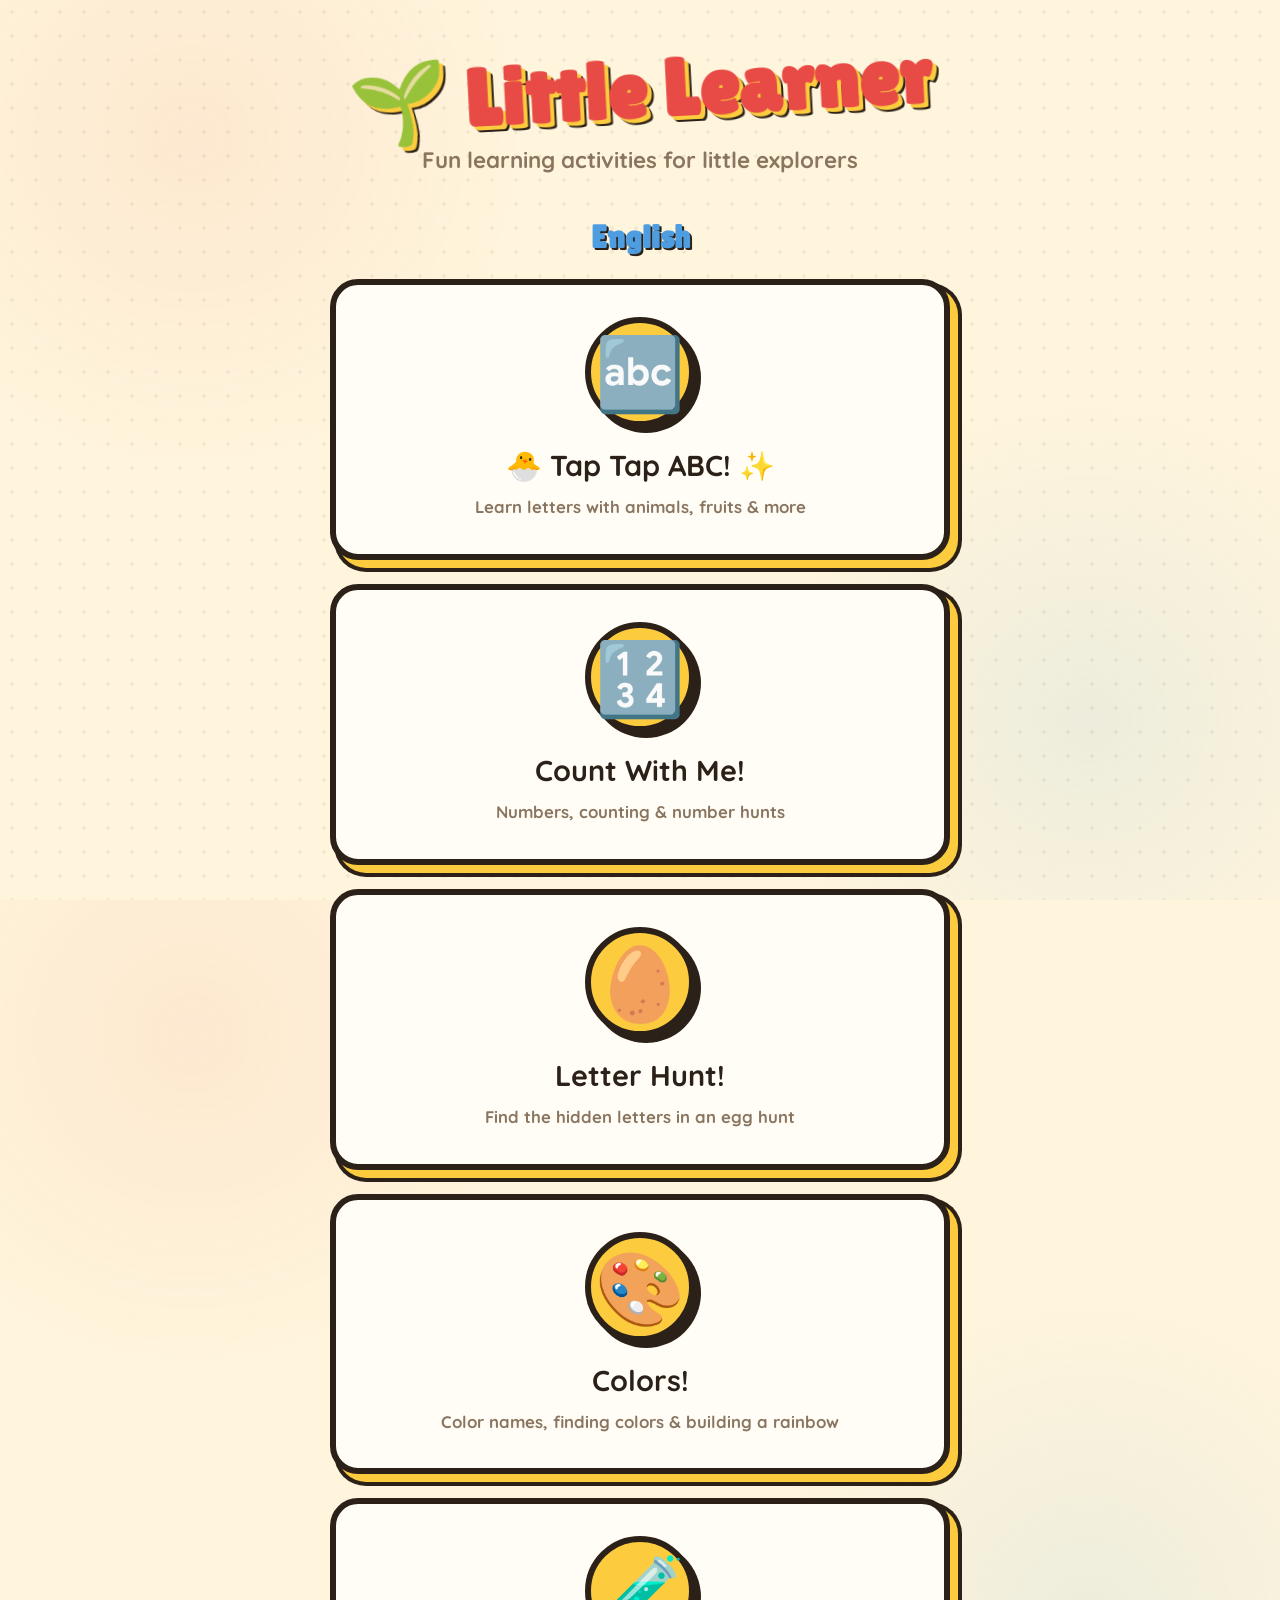
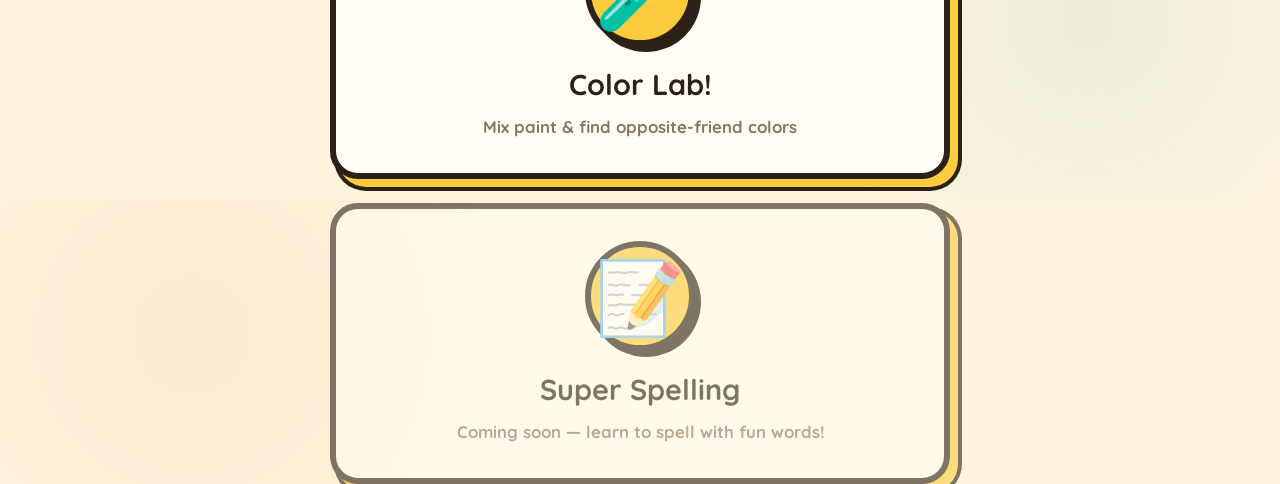
<file: index.html>
<!DOCTYPE html>
<html lang="en">
<head>
<meta charset="UTF-8">
<meta name="viewport" content="width=device-width, initial-scale=1.0">
<title>🌱 Little Learner</title>

<!-- Preload fonts used by common_ui.css -->
<link rel="preconnect" href="https://fonts.googleapis.com">
<link rel="preconnect" href="https://fonts.gstatic.com" crossorigin>
<link href="https://fonts.googleapis.com/css2?family=Lilita+One&family=Quicksand:wght@500;700&display=swap" rel="stylesheet">

<!-- Shared UI kit (reset, colors, cards, buttons, animations, etc.) -->
<link rel="stylesheet" href="css/common_ui.css">

<style>
  /* Home page specific styles */
  .hero {
    text-align: center;
    margin: 20px 0 40px;
  }
  .hero h1 {
    font-size: clamp(2.8rem, 8vw, 5rem);
    color: var(--red);
    text-shadow: 4px 4px 0 var(--yellow), 6px 6px 0 var(--ink);
    transform: rotate(-3deg);
    margin-bottom: 8px;
  }
  .hero .tagline {
    font-size: 1.4rem;
    color: #8a7560;
    font-weight: 700;
  }

    .activities-menu {
    width: 100%;
    max-width: 620px;
    display: flex;
    flex-direction: column;
    gap: 24px;
    margin: 0 auto;
  }

    .menu-card {
    display: flex;
    flex-direction: column;
    align-items: center;
    justify-content: center;
    gap: 20px;
    padding: 32px 24px;
    font-size: 1.8rem;
    text-align: center;
    cursor: pointer;
    min-height: 180px;
  }

  .menu-card > div {
    text-align: center;
    line-height: 1.3;
  }

  .menu-card .emoji {
    font-size: 4.5rem;
    width: 110px;
    height: 110px;
    /* Flex centering (same pattern as fixed .alpha-btn) is more reliable for large emoji + custom fonts than grid/place-items */
    display: flex;
    align-items: center;
    justify-content: center;
    line-height: 1;
    background: var(--yellow);
    border-radius: 50%;
    flex-shrink: 0;
    border: 6px solid var(--ink);
    box-shadow: 6px 6px 0 var(--ink);
  }

  .lang-heading {
    font-family: 'Lilita One', cursive;
    font-size: 2rem;
    color: var(--blue);
    text-shadow: 2px 2px 0 var(--ink);
    text-align: center;
    margin-top: 4px;
  }

  .coming-soon {
    opacity: 0.6;
    pointer-events: none;
  }


</style>
</head>
<body>

<div class="hero">
  <h1>🌱 Little Learner</h1>
  <p class="tagline">Fun learning activities for little explorers</p>
</div>

<div class="activities-menu">
  <h2 class="lang-heading">English</h2>

  <!-- Letters -->
  <a href="activities/letters/en.html" class="menu-card ink-border press-transition">
    <div class="emoji">🔤</div>
    <div>
      <strong>🐣 Tap Tap ABC! ✨</strong><br>
      <span class="subtitle">Learn letters with animals, fruits &amp; more</span>
    </div>
  </a>

  <!-- Numbers -->
  <a href="activities/numbers/en.html" class="menu-card ink-border press-transition">
    <div class="emoji">🔢</div>
    <div>
      <strong>Count With Me!</strong><br>
      <span class="subtitle">Numbers, counting &amp; number hunts</span>
    </div>
  </a>

  <!-- Letter Hunt -->
  <a href="activities/letterhunt/en.html" class="menu-card ink-border press-transition">
    <div class="emoji">🥚</div>
    <div>
      <strong>Letter Hunt!</strong><br>
      <span class="subtitle">Find the hidden letters in an egg hunt</span>
    </div>
  </a>

  <!-- Colors -->
  <a href="activities/colors/en.html" class="menu-card ink-border press-transition">
    <div class="emoji">🎨</div>
    <div>
      <strong>Colors!</strong><br>
      <span class="subtitle">Color names, finding colors &amp; building a rainbow</span>
    </div>
  </a>

  <!-- Color Lab -->
  <a href="activities/colorlab/en.html" class="menu-card ink-border press-transition">
    <div class="emoji">🧪</div>
    <div>
      <strong>Color Lab!</strong><br>
      <span class="subtitle">Mix paint &amp; find opposite-friend colors</span>
    </div>
  </a>

  <!-- Spelling (placeholder - directory exists but not yet built) -->
  <a href="activities/spelling/" class="menu-card ink-border press-transition coming-soon">
    <div class="emoji">📝</div>
    <div>
      <strong>Super Spelling</strong><br>
      <span class="subtitle">Coming soon — learn to spell with fun words!</span>
    </div>
  </a>
</div>

<script>
// Simple press feedback using shared classes
document.querySelectorAll('.menu-card').forEach(card => {
  card.addEventListener('mousedown', () => card.classList.add('press-down'));
  card.addEventListener('mouseup', () => card.classList.remove('press-down'));
  card.addEventListener('mouseleave', () => card.classList.remove('press-down'));
});
</script>

</body>
</html>
</file>
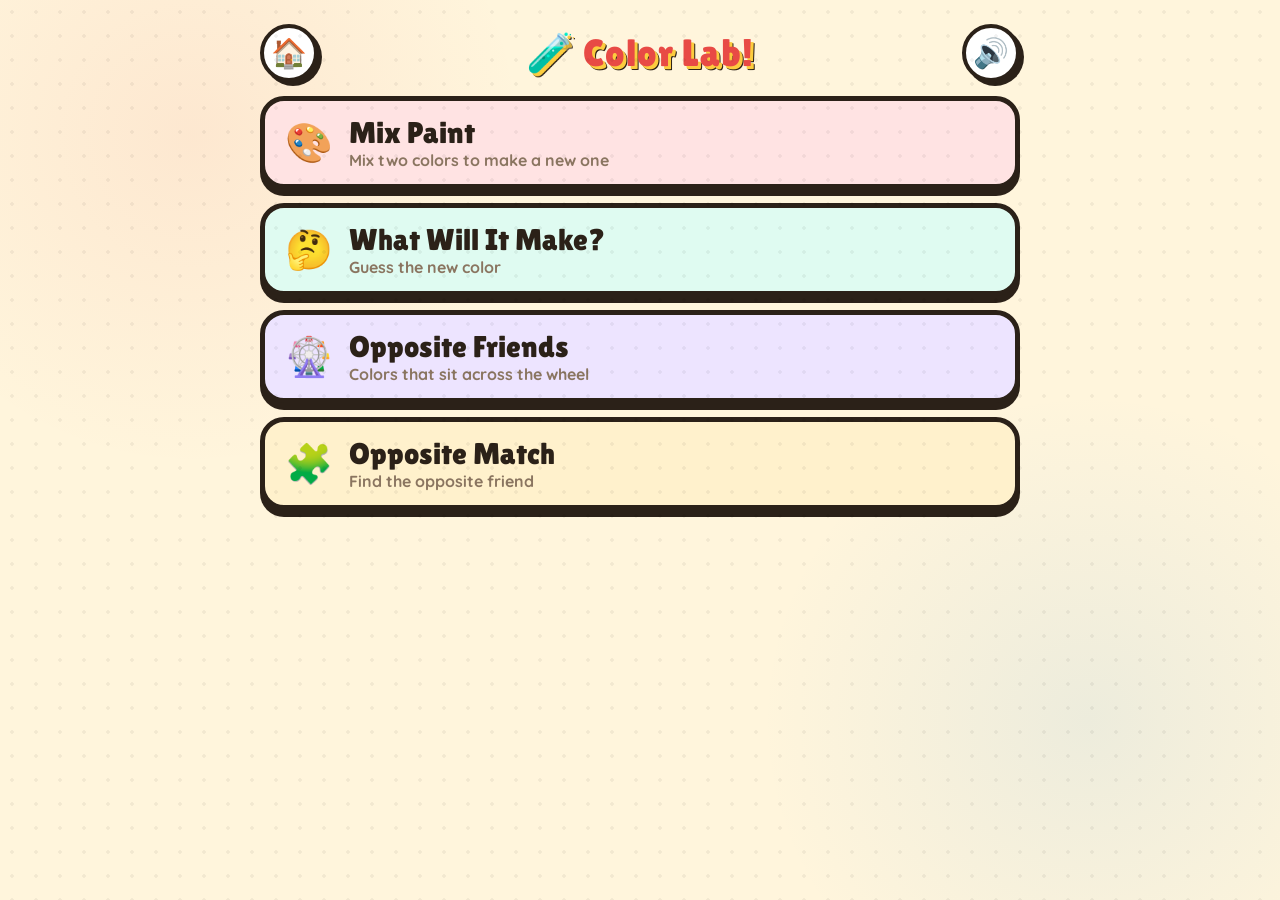
<file: activities/colorlab/en.html>
<!DOCTYPE html>
<html lang="en">
<head>
<meta charset="UTF-8">
<meta name="viewport" content="width=device-width, initial-scale=1.0, maximum-scale=1.0, user-scalable=no">
<title>🧪 Color Lab!</title>

<!--
  PURPOSE OF THIS FILE:
  Self-contained "Color Lab" activity (English) for preschoolers. Four modes from a small menu:
  - Mix Paint: tap two paint pots (red, yellow, blue) and watch them mix in the bowl ("Red and yellow make orange!").
  - What Will It Make?: a mixing question with three answers to choose from.
  - Opposite Friends: a color wheel; tap a color and its complementary "opposite friend" lights up.
  - Opposite Match: "Which color is the opposite friend of orange?" with three answers.
  Mix results and opposite pairs are defined explicitly (paint-style mixing, red/yellow/blue wheel), not computed.
  Uses ../../css/common_ui.css for shared styling and the Web Speech API for voice.
-->

<link rel="preconnect" href="https://fonts.googleapis.com">
<link rel="preconnect" href="https://fonts.gstatic.com" crossorigin>
<link href="https://fonts.googleapis.com/css2?family=Lilita+One&family=Quicksand:wght@500;700&display=swap" rel="stylesheet">
<link rel="stylesheet" href="../../css/common_ui.css">

<style>
  .page { width: 100%; max-width: 760px; flex: 1; display: flex; flex-direction: column; gap: 14px; }

  .top-bar { display: flex; align-items: center; justify-content: space-between; gap: 12px; }
  .screen-title {
    font-family: 'Lilita One', cursive;
    font-size: clamp(1.6rem, 6vw, 2.4rem);
    color: var(--red);
    text-shadow: 3px 3px 0 var(--yellow), 4px 4px 0 var(--ink);
    text-align: center;
  }

  .view { display: none; flex-direction: column; align-items: center; gap: 14px; width: 100%; }
  .view.active { display: flex; }

  /* menu */
  .mode-card {
    width: 100%;
    display: flex; align-items: center; gap: 16px;
    background: var(--paper);
    border: 5px solid var(--ink);
    border-radius: 24px;
    box-shadow: 0 7px 0 var(--ink);
    padding: 14px 20px;
    font-family: 'Lilita One', cursive;
    font-size: clamp(1.3rem, 5vw, 1.9rem);
    color: var(--ink);
    cursor: pointer;
    text-align: left;
  }
  .mode-card .emoji { font-size: 2.4rem; }
  .mode-card small { display: block; font-family: var(--font-body); font-weight: 700; font-size: 1rem; color: #8a7560; }
  .mode-card:active { transform: translateY(4px); box-shadow: 0 3px 0 var(--ink); }
  .mode-card.m1 { background: var(--tile1); }
  .mode-card.m2 { background: var(--tile2); }
  .mode-card.m3 { background: var(--tile3); }
  .mode-card.m4 { background: #FFF1CC; }

  .prompt {
    width: 100%;
    text-align: center;
    background: var(--paper);
    border: 4px solid var(--ink);
    border-radius: 20px;
    box-shadow: 0 5px 0 var(--ink);
    padding: 10px 16px;
    font-family: 'Lilita One', cursive;
    font-size: clamp(1.3rem, 5.5vw, 2rem);
  }
  .prompt b { padding: 0 10px; border-radius: 12px; border: 3px solid var(--ink); background: #fff; }

  .progress { display: flex; gap: 8px; justify-content: center; }
  .pip { width: 20px; height: 20px; border-radius: 50%; border: 3px solid var(--ink); background: #fff; transition: background 0.2s; }
  .pip.on { background: var(--green); }

  /* paint pots */
  .pots { display: flex; gap: 14px; justify-content: center; width: 100%; }
  .pot {
    flex: 1; max-width: 200px;
    border: 5px solid var(--ink);
    border-radius: 24px 24px 36px 36px;
    box-shadow: 0 6px 0 var(--ink);
    background: var(--sw);
    color: var(--fg);
    display: flex; flex-direction: column; align-items: center; justify-content: center;
    gap: 2px;
    min-height: 110px;
    font-family: 'Lilita One', cursive;
    cursor: pointer;
    transition: transform 0.12s, box-shadow 0.12s;
  }
  .pot .e { font-size: 2.4rem; line-height: 1; }
  .pot .n { font-size: 1.3rem; letter-spacing: 1px; }
  .pot:active { transform: translateY(4px); box-shadow: 0 2px 0 var(--ink); }
  .pot.picked { outline: 6px solid var(--yellow); outline-offset: 2px; }

  /* mixing equation */
  .equation {
    display: flex; align-items: center; justify-content: center; gap: 10px;
    width: 100%;
    font-family: 'Lilita One', cursive;
    font-size: clamp(1.8rem, 8vw, 3rem);
  }
  .blob {
    width: clamp(70px, 22vw, 110px); aspect-ratio: 1;
    border: 5px solid var(--ink);
    border-radius: 50% 50% 46% 54% / 54% 46% 54% 46%;
    background: var(--sw, #fff);
    color: var(--fg, var(--ink));
    display: flex; align-items: center; justify-content: center;
    font-size: clamp(1.8rem, 8vw, 3rem);
    box-shadow: 0 5px 0 var(--ink);
  }
  .blob.empty { background: repeating-linear-gradient(45deg, #fff, #fff 8px, #f1ead6 8px, #f1ead6 16px); border-style: dashed; box-shadow: none; }
  .blob.result { width: clamp(90px, 28vw, 140px); }
  .blob.mixing { animation: swirl 0.9s ease-in-out; }
  @keyframes swirl {
    0%   { transform: scale(0.4) rotate(0); }
    60%  { transform: scale(1.2) rotate(240deg); }
    100% { transform: scale(1) rotate(360deg); }
  }
  .result-name {
    min-height: 2.4rem; text-align: center;
    font-family: 'Lilita One', cursive; font-size: clamp(1.4rem, 6vw, 2.2rem);
  }
  .small-btn {
    font-family: 'Lilita One', cursive; font-size: 1.2rem;
    padding: 8px 22px; border: 4px solid var(--ink); border-radius: 16px;
    background: #fff; color: var(--ink); cursor: pointer; box-shadow: 0 4px 0 var(--ink);
  }
  .small-btn:active { transform: translateY(3px); box-shadow: 0 1px 0 var(--ink); }

  /* answer choices */
  .choices { display: flex; gap: 12px; justify-content: center; flex-wrap: wrap; width: 100%; }
  .choice {
    flex: 1; min-width: 100px; max-width: 200px; min-height: 100px;
    border: 5px solid var(--ink); border-radius: 22px; box-shadow: 0 6px 0 var(--ink);
    background: var(--sw); color: var(--fg);
    font-family: 'Lilita One', cursive; font-size: 1.4rem; letter-spacing: 1px;
    cursor: pointer; transition: transform 0.12s, box-shadow 0.12s;
  }
  .choice:active { transform: translateY(4px); box-shadow: 0 2px 0 var(--ink); }

  /* wheel */
  .wheel-wrap {
    width: 100%; max-width: 420px;
    background: var(--paper);
    border: 5px solid var(--ink); border-radius: 24px; box-shadow: 6px 6px 0 var(--ink);
    padding: 8px;
  }
  .wheel-wrap svg { width: 100%; height: auto; display: block; }
  .seg { stroke: var(--ink); stroke-width: 4; cursor: pointer; transition: transform 0.2s; transform-origin: 200px 200px; }
  .seg.lit { transform: scale(1.1); stroke-width: 6; }
  .seg.dim { opacity: 0.35; }
  .seg-label { font-family: 'Lilita One', cursive; font-size: 17px; text-anchor: middle; dominant-baseline: middle; pointer-events: none; }
  .wheel-note { text-align: center; font-weight: 700; color: #8a7560; min-height: 1.6rem; }
</style>
</head>
<body>

<div class="page">
  <div class="top-bar">
    <button class="icon-btn" id="backBtn" aria-label="Back">🏠</button>
    <div class="screen-title" id="title">🧪 Color Lab!</div>
    <button class="icon-btn" id="listenBtn" aria-label="Listen again" title="Listen">🔊</button>
  </div>

  <!-- MENU -->
  <section class="view active" id="v-menu">
    <button class="mode-card m1" data-goto="mix"><span class="emoji">🎨</span><span>Mix Paint<small>Mix two colors to make a new one</small></span></button>
    <button class="mode-card m2" data-goto="guess"><span class="emoji">🤔</span><span>What Will It Make?<small>Guess the new color</small></span></button>
    <button class="mode-card m3" data-goto="wheel"><span class="emoji">🎡</span><span>Opposite Friends<small>Colors that sit across the wheel</small></span></button>
    <button class="mode-card m4" data-goto="match"><span class="emoji">🧩</span><span>Opposite Match<small>Find the opposite friend</small></span></button>
  </section>

  <!-- MIX -->
  <section class="view" id="v-mix">
    <div class="prompt" id="mixPrompt">Pick <b>two</b> paints!</div>
    <div class="pots" id="mixPots"></div>
    <div class="equation">
      <div class="blob empty" id="slotA"></div><span>+</span>
      <div class="blob empty" id="slotB"></div><span>=</span>
      <div class="blob empty result" id="slotR"></div>
    </div>
    <div class="result-name" id="mixName"></div>
    <button class="small-btn" id="mixReset">Mix again</button>
  </section>

  <!-- GUESS -->
  <section class="view" id="v-guess">
    <div class="prompt" id="guessPrompt">?</div>
    <div class="progress" id="guessPips"></div>
    <div class="equation">
      <div class="blob" id="gA"></div><span>+</span>
      <div class="blob" id="gB"></div><span>=</span>
      <div class="blob empty result" id="gR">?</div>
    </div>
    <div class="choices" id="guessChoices"></div>
  </section>

  <!-- WHEEL -->
  <section class="view" id="v-wheel">
    <div class="prompt" id="wheelPrompt">Tap a color!</div>
    <div class="wheel-wrap"><svg viewBox="0 0 400 400" id="wheelSvg" role="img" aria-label="Color wheel"></svg></div>
    <div class="wheel-note" id="wheelNote">Opposites sit across from each other.</div>
  </section>

  <!-- MATCH -->
  <section class="view" id="v-match">
    <div class="prompt" id="matchPrompt">?</div>
    <div class="progress" id="matchPips"></div>
    <div class="equation">
      <div class="blob" id="mA"></div><span>↔</span>
      <div class="blob empty" id="mB">?</div>
    </div>
    <div class="choices" id="matchChoices"></div>
  </section>
</div>

<div class="confetti-layer" id="confettiLayer"></div>
<div class="cheer" id="cheer">Yay!</div>

<script>
/* ===== SPEECH (Web Speech API, queued) ===== */
const synth = window.speechSynthesis;
let voice = null;
const speechQueue = [];
let speechBusy = false;

function pickVoice() {
  if (!synth) return;
  const voices = synth.getVoices();
  voice = voices.find(v => /en-/i.test(v.lang) && /female|google|samantha|karen|zira/i.test(v.name))
       || voices.find(v => /en-/i.test(v.lang))
       || voices[0];
}
if (synth) {
  pickVoice();
  synth.onvoiceschanged = () => { pickVoice(); speakNext(); };
}
function speakNext() {
  if (speechBusy || speechQueue.length === 0) return;
  speechBusy = true;
  const u = speechQueue.shift();
  synth.cancel();
  synth.speak(u);
}
function resetSpeech() {
  if (!synth) return;
  synth.cancel();
  speechQueue.length = 0;
  speechBusy = false;
}
function say(text, pitch = 1.3, rate = 0.9, onend = null) {
  if (!synth) { if (onend) setTimeout(onend, 600); return; }
  if (!voice && synth.getVoices().length > 0) pickVoice();
  const u = new SpeechSynthesisUtterance(String(text));
  if (voice) u.voice = voice;
  u.pitch = pitch; u.rate = rate; u.volume = 1;
  const done = () => { speechBusy = false; if (onend) onend(); speakNext(); };
  u.onend = done; u.onerror = done;
  speechQueue.push(u);
  speakNext();
}
/* iOS/Safari needs a user gesture before speech works */
let unlocked = false;
function unlockAudio() {
  if (unlocked || !synth) return;
  unlocked = true;
  const u = new SpeechSynthesisUtterance(' ');
  u.volume = 0;
  synth.speak(u);
}
document.body.addEventListener('touchstart', unlockAudio, { once: true });
document.body.addEventListener('click', unlockAudio, { once: true });

/* ===== DATA ===== */
const C = {
  red:    { name: 'Red',    hex: '#E84A45', fg: '#fff' },
  orange: { name: 'Orange', hex: '#F4933E', fg: '#fff' },
  yellow: { name: 'Yellow', hex: '#FCCC3E', fg: '#2B2118' },
  green:  { name: 'Green',  hex: '#6BBE5A', fg: '#fff' },
  blue:   { name: 'Blue',   hex: '#4D9DE0', fg: '#fff' },
  purple: { name: 'Purple', hex: '#A77BCC', fg: '#fff' }
};
const PRIMARIES = ['red', 'yellow', 'blue'];
// paint-style mixing, keyed by the two primaries sorted alphabetically
const MIXES = [
  { a: 'red',    b: 'yellow', out: 'orange' },
  { a: 'blue',   b: 'yellow', out: 'green'  },
  { a: 'blue',   b: 'red',    out: 'purple' }
];
// wheel order (clockwise from top); opposite = index + 3
const WHEEL = ['red', 'orange', 'yellow', 'green', 'blue', 'purple'];
const OPPOSITE = { red: 'green', green: 'red', orange: 'blue', blue: 'orange', yellow: 'purple', purple: 'yellow' };
const ROUNDS = 5;
const CHEERS = ['Yay!', 'Wow!', 'Great!', 'Woohoo!', 'Awesome!', 'Hooray!'];
const CONFETTI = ['#FF6B6B','#FFD93D','#4ECDC4','#5B9FE0','#9F7AEA','#95E06C','#FF85B3','#FFA94D'];

/* ===== HELPERS ===== */
const $ = id => document.getElementById(id);
const lc = k => C[k].name.toLowerCase();
function shuffle(arr) {
  const a = arr.slice();
  for (let i = a.length - 1; i > 0; i--) {
    const j = Math.floor(Math.random() * (i + 1));
    [a[i], a[j]] = [a[j], a[i]];
  }
  return a;
}
function mixOf(x, y) {
  return MIXES.find(m => (m.a === x && m.b === y) || (m.a === y && m.b === x));
}
function paint(el, key) {
  el.classList.remove('empty');
  el.style.setProperty('--sw', C[key].hex);
  el.style.setProperty('--fg', C[key].fg);
}
function clearBlob(el, text = '') {
  el.classList.add('empty');
  el.style.removeProperty('--sw');
  el.style.removeProperty('--fg');
  el.textContent = text;
}
function renderPips(id, n) {
  $(id).innerHTML = Array.from({ length: ROUNDS }, (_, i) => `<div class="pip ${i < n ? 'on' : ''}"></div>`).join('');
}
function celebrate() {
  const layer = $('confettiLayer');
  for (let i = 0; i < 60; i++) {
    const c = document.createElement('div');
    c.className = 'confetti';
    c.style.left = Math.random() * 100 + 'vw';
    c.style.background = CONFETTI[i % CONFETTI.length];
    c.style.animationDuration = (2 + Math.random() * 2) + 's';
    c.style.animationDelay = (Math.random() * 0.5) + 's';
    c.style.borderRadius = Math.random() > 0.5 ? '50%' : '3px';
    layer.appendChild(c);
    setTimeout(() => c.remove(), 4800);
  }
  const cheer = $('cheer');
  cheer.textContent = CHEERS[Math.floor(Math.random() * CHEERS.length)];
  cheer.classList.add('show');
  setTimeout(() => cheer.classList.remove('show'), 1400);
}
function choiceHTML(key) {
  return `<button class="choice" style="--sw:${C[key].hex};--fg:${C[key].fg}" data-key="${key}">${C[key].name}</button>`;
}

/* ===== NAVIGATION ===== */
const TITLES = { menu: '🧪 Color Lab!', mix: '🎨 Mix', guess: '🤔 Guess', wheel: '🎡 Wheel', match: '🧩 Match' };
let current = 'menu';
let replay = () => {};

function show(view) {
  resetSpeech();
  current = view;
  document.querySelectorAll('.view').forEach(v => v.classList.toggle('active', v.id === 'v-' + view));
  $('title').textContent = TITLES[view];
  $('backBtn').textContent = view === 'menu' ? '🏠' : '⬅️';
  replay = () => {};
  if (view === 'mix') startMix();
  if (view === 'guess') startGuess();
  if (view === 'wheel') startWheel();
  if (view === 'match') startMatch();
}
$('backBtn').addEventListener('click', () => {
  if (current === 'menu') location.href = '../../index.html';
  else show('menu');
});
$('listenBtn').addEventListener('click', () => replay());
document.querySelectorAll('[data-goto]').forEach(b => b.addEventListener('click', () => show(b.dataset.goto)));

/* ===== MODE 1: MIX PAINT ===== */
let mixPicks = [], mixLocked = false;

function startMix() {
  $('mixPots').innerHTML = PRIMARIES.map(k =>
    `<button class="pot" style="--sw:${C[k].hex};--fg:${C[k].fg}" data-key="${k}"><span class="e">🪣</span><span class="n">${C[k].name}</span></button>`).join('');
  $('mixPots').querySelectorAll('.pot').forEach(p => p.addEventListener('click', () => onPot(p)));
  $('mixReset').onclick = resetMix;
  resetMix();
  say('Pick two paints to mix!');
}
function resetMix() {
  mixPicks = []; mixLocked = false;
  $('mixPots').querySelectorAll('.pot').forEach(p => p.classList.remove('picked'));
  clearBlob($('slotA')); clearBlob($('slotB')); clearBlob($('slotR'));
  $('slotR').classList.remove('mixing');
  $('mixName').textContent = '';
  $('mixPrompt').innerHTML = 'Pick <b>two</b> paints!';
  replay = () => { resetSpeech(); say('Pick two paints to mix!'); };
}
function onPot(pot) {
  if (mixLocked) return;
  const k = pot.dataset.key;
  if (mixPicks.length === 1 && mixPicks[0] === k) {
    resetSpeech();
    say(`That is ${lc(k)} again. Pick a different paint!`);
    return;
  }
  mixPicks.push(k);
  pot.classList.add('picked');
  paint(mixPicks.length === 1 ? $('slotA') : $('slotB'), k);
  resetSpeech();
  say(C[k].name + '!', 1.4, 0.85);
  if (mixPicks.length === 2) {
    mixLocked = true;
    const [x, y] = mixPicks;
    const m = mixOf(x, y);
    const r = $('slotR');
    setTimeout(() => {
      paint(r, m.out);
      r.classList.remove('mixing'); void r.offsetWidth; r.classList.add('mixing');
      $('mixName').innerHTML = `${C[x].name} + ${C[y].name} = <span style="color:${C[m.out].hex};text-shadow:2px 2px 0 var(--ink)">${C[m.out].name}</span>!`;
      const line = `${C[x].name} and ${lc(y)} make ${lc(m.out)}!`;
      replay = () => { resetSpeech(); say(line); };
      replay();
      celebrate();
    }, 500);
  }
}

/* ===== MODE 2: WHAT WILL IT MAKE? ===== */
let gDone = 0, gLocked = false, gMix = null, gLast = null;

function startGuess() { gDone = 0; gLast = null; renderPips('guessPips', 0); newGuess(); }
function newGuess() {
  gLocked = false;
  let m;
  do { m = shuffle(MIXES)[0]; } while (m === gLast);
  gLast = gMix = m;
  const [x, y] = Math.random() < 0.5 ? [m.a, m.b] : [m.b, m.a];
  paint($('gA'), x); paint($('gB'), y);
  clearBlob($('gR'), '?'); $('gR').classList.add('result');
  $('guessPrompt').innerHTML = `<b>${C[x].name}</b> + <b>${C[y].name}</b> = ?`;
  const wrong = shuffle(Object.keys(C).filter(k => k !== m.out && k !== x && k !== y));
  $('guessChoices').innerHTML = shuffle([m.out, wrong[0], wrong[1]]).map(choiceHTML).join('');
  $('guessChoices').querySelectorAll('.choice').forEach(b => b.addEventListener('click', () => onGuess(b)));
  const q = `What do ${lc(x)} and ${lc(y)} make?`;
  replay = () => { resetSpeech(); say(q); };
  replay();
}
function onGuess(btn) {
  if (gLocked) return;
  const k = btn.dataset.key;
  if (k === gMix.out) {
    gLocked = true;
    btn.classList.add('correct');
    paint($('gR'), k); $('gR').textContent = '';
    gDone++; renderPips('guessPips', gDone);
    resetSpeech();
    say(`Yes! ${C[gMix.a].name} and ${lc(gMix.b)} make ${lc(k)}!`, 1.4, 0.85);
    if (gDone >= ROUNDS) { celebrate(); say('You are a color mixer!', 1.4, 0.9, () => setTimeout(startGuess, 600)); }
    else setTimeout(newGuess, 2400);
  } else {
    btn.classList.remove('wrong'); void btn.offsetWidth; btn.classList.add('wrong');
    resetSpeech();
    say('Hmm, try again!', 1.2, 0.9);
  }
}

/* ===== MODE 3: OPPOSITE FRIENDS (wheel) ===== */
function polar(r, deg) {
  const a = (deg - 90) * Math.PI / 180;
  return [200 + r * Math.cos(a), 200 + r * Math.sin(a)];
}
function startWheel() {
  const svg = $('wheelSvg');
  const R = 185, r = 55;
  svg.innerHTML = WHEEL.map((k, i) => {
    const a0 = i * 60, a1 = a0 + 60;
    const [x0, y0] = polar(R, a0), [x1, y1] = polar(R, a1), [x2, y2] = polar(r, a1), [x3, y3] = polar(r, a0);
    const [lx, ly] = polar((R + r) / 2, a0 + 30);
    return `<g data-key="${k}" class="seg-g">
      <path class="seg" fill="${C[k].hex}" d="M${x0} ${y0} A${R} ${R} 0 0 1 ${x1} ${y1} L${x2} ${y2} A${r} ${r} 0 0 0 ${x3} ${y3} Z"/>
      <text class="seg-label" x="${lx}" y="${ly}" fill="${C[k].fg}">${C[k].name}</text></g>`;
  }).join('') + `<text x="200" y="200" text-anchor="middle" dominant-baseline="middle" font-size="40">🤝</text>`;
  svg.querySelectorAll('.seg-g').forEach(g => g.addEventListener('click', () => onSeg(g.dataset.key)));
  $('wheelPrompt').innerHTML = 'Tap a color!';
  $('wheelNote').textContent = 'Opposites sit across from each other.';
  replay = () => { resetSpeech(); say('Tap a color to find its opposite friend!'); };
  replay();
}
function onSeg(k) {
  const o = OPPOSITE[k];
  document.querySelectorAll('#wheelSvg .seg-g').forEach(g => {
    const key = g.dataset.key, seg = g.querySelector('.seg');
    seg.classList.toggle('lit', key === k || key === o);
    seg.classList.toggle('dim', key !== k && key !== o);
  });
  $('wheelPrompt').innerHTML = `<b>${C[k].name}</b> ↔ <b>${C[o].name}</b>`;
  $('wheelNote').textContent = `${C[k].name} and ${lc(o)} are opposite friends!`;
  replay = () => { resetSpeech(); say(`${C[k].name} and ${lc(o)} are opposite friends!`); };
  replay();
}

/* ===== MODE 4: OPPOSITE MATCH ===== */
let mDone = 0, mLocked = false, mTarget = null, mLast = null;

function startMatch() { mDone = 0; mLast = null; renderPips('matchPips', 0); newMatch(); }
function newMatch() {
  mLocked = false;
  let k;
  do { k = shuffle(WHEEL)[0]; } while (k === mLast);
  mLast = mTarget = k;
  paint($('mA'), k);
  clearBlob($('mB'), '?'); $('mB').classList.add('result');
  $('matchPrompt').innerHTML = `Opposite friend of <b>${C[k].name}</b>?`;
  const wrong = shuffle(WHEEL.filter(x => x !== k && x !== OPPOSITE[k]));
  $('matchChoices').innerHTML = shuffle([OPPOSITE[k], wrong[0], wrong[1]]).map(choiceHTML).join('');
  $('matchChoices').querySelectorAll('.choice').forEach(b => b.addEventListener('click', () => onMatch(b)));
  replay = () => { resetSpeech(); say(`Which color is the opposite friend of ${lc(k)}?`); };
  replay();
}
function onMatch(btn) {
  if (mLocked) return;
  const k = btn.dataset.key;
  if (k === OPPOSITE[mTarget]) {
    mLocked = true;
    btn.classList.add('correct');
    paint($('mB'), k); $('mB').textContent = '';
    mDone++; renderPips('matchPips', mDone);
    resetSpeech();
    say(`Yes! ${C[mTarget].name} and ${lc(k)} are opposite friends!`, 1.4, 0.85);
    if (mDone >= ROUNDS) { celebrate(); say('You found all the opposite friends!', 1.4, 0.9, () => setTimeout(startMatch, 600)); }
    else setTimeout(newMatch, 2400);
  } else {
    btn.classList.remove('wrong'); void btn.offsetWidth; btn.classList.add('wrong');
    resetSpeech();
    say('Hmm, try again!', 1.2, 0.9);
  }
}
</script>
</body>
</html>
</file>
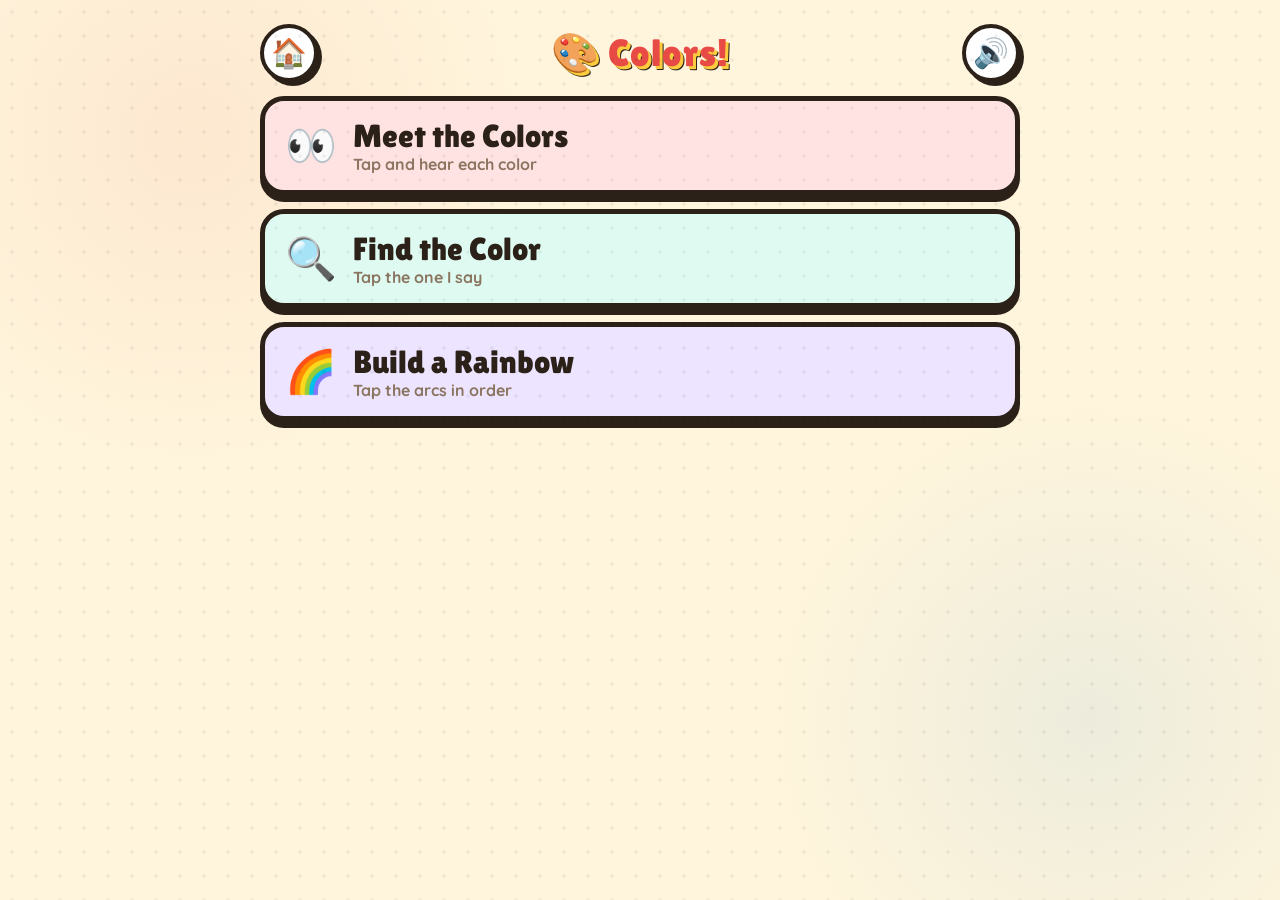
<file: activities/colors/en.html>
<!DOCTYPE html>
<html lang="en">
<head>
<meta charset="UTF-8">
<meta name="viewport" content="width=device-width, initial-scale=1.0, maximum-scale=1.0, user-scalable=no">
<title>🎨 Colors!</title>

<!--
  PURPOSE OF THIS FILE:
  Self-contained "Colors" activity (English) for toddlers/preschoolers. Three modes from a small menu:
  - Meet the Colors: big tappable swatches with an object; tap to hear "Red! Apple is red."
  - Find the Color: a color name is spoken ("Tap the BLUE one!"); pick the right swatch out of four.
  - Build a Rainbow: tap the arcs in rainbow order (red, orange, yellow, green, blue, indigo, violet).
  Every swatch also shows the color name and an emoji, so color is never the only clue.
  Uses ../../css/common_ui.css for shared styling and the Web Speech API for voice.
-->

<link rel="preconnect" href="https://fonts.googleapis.com">
<link rel="preconnect" href="https://fonts.gstatic.com" crossorigin>
<link href="https://fonts.googleapis.com/css2?family=Lilita+One&family=Quicksand:wght@500;700&display=swap" rel="stylesheet">
<link rel="stylesheet" href="../../css/common_ui.css">

<style>
  .page { width: 100%; max-width: 760px; flex: 1; display: flex; flex-direction: column; gap: 14px; }

  .top-bar { display: flex; align-items: center; justify-content: space-between; gap: 12px; }
  .screen-title {
    font-family: 'Lilita One', cursive;
    font-size: clamp(1.6rem, 6vw, 2.4rem);
    color: var(--red);
    text-shadow: 3px 3px 0 var(--yellow), 4px 4px 0 var(--ink);
    text-align: center;
  }

  .view { display: none; flex-direction: column; align-items: center; gap: 14px; width: 100%; }
  .view.active { display: flex; }

  /* menu */
  .mode-card {
    width: 100%;
    display: flex; align-items: center; gap: 16px;
    background: var(--paper);
    border: 5px solid var(--ink);
    border-radius: 24px;
    box-shadow: 0 7px 0 var(--ink);
    padding: 16px 20px;
    font-family: 'Lilita One', cursive;
    font-size: clamp(1.4rem, 5vw, 2rem);
    color: var(--ink);
    cursor: pointer;
    text-align: left;
  }
  .mode-card .emoji { font-size: 2.6rem; }
  .mode-card small { display: block; font-family: var(--font-body); font-weight: 700; font-size: 1rem; color: #8a7560; }
  .mode-card:active { transform: translateY(4px); box-shadow: 0 3px 0 var(--ink); }
  .mode-card.m1 { background: var(--tile1); }
  .mode-card.m2 { background: var(--tile2); }
  .mode-card.m3 { background: var(--tile3); }

  /* swatches */
  .swatch {
    border: 5px solid var(--ink);
    border-radius: 22px;
    box-shadow: 0 6px 0 var(--ink);
    background: var(--sw, #fff);
    color: var(--fg, var(--ink));
    display: flex; flex-direction: column; align-items: center; justify-content: center;
    gap: 2px;
    cursor: pointer;
    font-family: 'Lilita One', cursive;
    padding: 10px 6px;
    transition: transform 0.12s, box-shadow 0.12s;
  }
  .swatch:active { transform: translateY(4px); box-shadow: 0 2px 0 var(--ink); }
  .swatch .e { font-size: clamp(2rem, 9vw, 3rem); line-height: 1.1; }
  .swatch .n { font-size: clamp(1rem, 4vw, 1.4rem); letter-spacing: 1px; }
  .swatch.picked { outline: 6px solid var(--yellow); outline-offset: 2px; }

  .grid { width: 100%; display: grid; gap: 14px; grid-template-columns: repeat(auto-fit, minmax(130px, 1fr)); }
  .grid.two { grid-template-columns: repeat(2, 1fr); }
  .grid .swatch { min-height: 120px; }

  .big-show {
    width: 100%;
    min-height: 200px;
    border: 6px solid var(--ink);
    border-radius: 28px;
    box-shadow: 0 8px 0 var(--ink);
    background: var(--sw, var(--paper));
    color: var(--fg, var(--ink));
    display: flex; flex-direction: column; align-items: center; justify-content: center;
    font-family: 'Lilita One', cursive;
    gap: 4px;
  }
  .big-show .e { font-size: clamp(4rem, 18vw, 6.5rem); line-height: 1.1; }
  .big-show .n { font-size: clamp(2.2rem, 10vw, 3.6rem); letter-spacing: 2px; }
  .big-show .s { font-family: var(--font-body); font-weight: 700; font-size: 1.2rem; }
  .big-show.pop { animation: pop 0.4s ease; }

  .prompt {
    width: 100%;
    text-align: center;
    background: var(--paper);
    border: 4px solid var(--ink);
    border-radius: 20px;
    box-shadow: 0 5px 0 var(--ink);
    padding: 10px 16px;
    font-family: 'Lilita One', cursive;
    font-size: clamp(1.5rem, 6vw, 2.2rem);
  }
  .prompt b { padding: 0 10px; border-radius: 12px; background: #fff; border: 3px solid var(--ink); }  /* neutral: never tint with a tested color */

  .progress { display: flex; gap: 8px; justify-content: center; }
  .pip { width: 20px; height: 20px; border-radius: 50%; border: 3px solid var(--ink); background: #fff; transition: background 0.2s; }
  .pip.on { background: var(--green); }

  /* rainbow */
  .rainbow-wrap {
    width: 100%;
    background: linear-gradient(#BFE3FF, #E8F6FF);
    border: 5px solid var(--ink);
    border-radius: 24px;
    box-shadow: 6px 6px 0 var(--ink);
    padding: 10px 6px 6px;
  }
  .rainbow-wrap svg { width: 100%; height: auto; display: block; }
  .arc { fill: none; stroke-width: 24; stroke: #E4E4E4; cursor: pointer; transition: stroke 0.25s; }
  .arc.done { stroke: var(--col); }
  .arc.next { animation: pulse 1s ease-in-out infinite; }
  .arc.oops { animation: shake 0.4s ease; }
  @keyframes pulse { 0%,100% { stroke: #E4E4E4; } 50% { stroke: #BDBDBD; } }
  .arc-label { font-family: 'Lilita One', cursive; font-size: 15px; fill: var(--ink); text-anchor: middle; pointer-events: none; }
  .name-chips { display: flex; flex-wrap: wrap; gap: 8px; justify-content: center; }
  .chip {
    font-family: 'Lilita One', cursive; font-size: 1rem;
    padding: 4px 12px; border: 3px solid var(--ink); border-radius: 14px;
    background: #fff; color: #bbb; transition: all 0.25s;
  }
  .chip.on { background: var(--col); color: var(--fg, #fff); }
</style>
</head>
<body>

<div class="page">
  <div class="top-bar">
    <button class="icon-btn" id="backBtn" aria-label="Back">🏠</button>
    <div class="screen-title" id="title">🎨 Colors!</div>
    <button class="icon-btn" id="listenBtn" aria-label="Listen again" title="Listen">🔊</button>
  </div>

  <!-- MENU -->
  <section class="view active" id="v-menu">
    <button class="mode-card m1" data-goto="meet"><span class="emoji">👀</span><span>Meet the Colors<small>Tap and hear each color</small></span></button>
    <button class="mode-card m2" data-goto="find"><span class="emoji">🔍</span><span>Find the Color<small>Tap the one I say</small></span></button>
    <button class="mode-card m3" data-goto="rainbow"><span class="emoji">🌈</span><span>Build a Rainbow<small>Tap the arcs in order</small></span></button>
  </section>

  <!-- MEET -->
  <section class="view" id="v-meet">
    <div class="big-show" id="meetShow"></div>
    <div class="grid" id="meetGrid"></div>
  </section>

  <!-- FIND -->
  <section class="view" id="v-find">
    <div class="prompt" id="findPrompt">Tap the <b>?</b> one!</div>
    <div class="progress" id="findPips"></div>
    <div class="grid two" id="findGrid"></div>
  </section>

  <!-- RAINBOW -->
  <section class="view" id="v-rainbow">
    <div class="prompt" id="rbPrompt"></div>
    <div class="rainbow-wrap"><svg viewBox="0 0 400 215" id="rbSvg" role="img" aria-label="Rainbow"></svg></div>
    <div class="name-chips" id="rbChips"></div>
  </section>
</div>

<div class="confetti-layer" id="confettiLayer"></div>
<div class="cheer" id="cheer">Yay!</div>

<script>
/* ===== SPEECH (Web Speech API, queued) ===== */
const synth = window.speechSynthesis;
let voice = null;
const speechQueue = [];
let speechBusy = false;

function pickVoice() {
  if (!synth) return;
  const voices = synth.getVoices();
  voice = voices.find(v => /en-/i.test(v.lang) && /female|google|samantha|karen|zira/i.test(v.name))
       || voices.find(v => /en-/i.test(v.lang))
       || voices[0];
}
if (synth) {
  pickVoice();
  synth.onvoiceschanged = () => { pickVoice(); speakNext(); };
}
function speakNext() {
  if (speechBusy || speechQueue.length === 0) return;
  speechBusy = true;
  const u = speechQueue.shift();
  synth.cancel();
  synth.speak(u);
}
function resetSpeech() {
  if (!synth) return;
  synth.cancel();
  speechQueue.length = 0;
  speechBusy = false;
}
function say(text, pitch = 1.3, rate = 0.9, onend = null) {
  if (!synth) { if (onend) setTimeout(onend, 600); return; }
  if (!voice && synth.getVoices().length > 0) pickVoice();
  const u = new SpeechSynthesisUtterance(String(text));
  if (voice) u.voice = voice;
  u.pitch = pitch; u.rate = rate; u.volume = 1;
  const done = () => { speechBusy = false; if (onend) onend(); speakNext(); };
  u.onend = done; u.onerror = done;
  speechQueue.push(u);
  speakNext();
}
/* iOS/Safari needs a user gesture before speech works */
let unlocked = false;
function unlockAudio() {
  if (unlocked || !synth) return;
  unlocked = true;
  const u = new SpeechSynthesisUtterance(' ');
  u.volume = 0;
  synth.speak(u);
}
document.body.addEventListener('touchstart', unlockAudio, { once: true });
document.body.addEventListener('click', unlockAudio, { once: true });

/* ===== DATA ===== */
// fg = readable text color on the swatch
const COLORS = [
  { name: 'Red',    hex: '#E84A45', fg: '#fff',  emoji: '🍎', thing: 'Apple' },
  { name: 'Yellow', hex: '#FCCC3E', fg: '#2B2118', emoji: '🍌', thing: 'Banana' },
  { name: 'Blue',   hex: '#4D9DE0', fg: '#fff',  emoji: '🐳', thing: 'Whale' },
  { name: 'Green',  hex: '#6BBE5A', fg: '#fff',  emoji: '🐸', thing: 'Frog' },
  { name: 'Orange', hex: '#F4933E', fg: '#fff',  emoji: '🍊', thing: 'Orange' },
  { name: 'Purple', hex: '#A77BCC', fg: '#fff',  emoji: '🍇', thing: 'Grapes' },
  { name: 'Pink',   hex: '#F58FB5', fg: '#fff',  emoji: '🌸', thing: 'Flower' },
  { name: 'Brown',  hex: '#8B5E3C', fg: '#fff',  emoji: '🐻', thing: 'Bear' },
  { name: 'Black',  hex: '#2B2118', fg: '#fff',  emoji: '🐈‍⬛', thing: 'Cat' },
  { name: 'White',  hex: '#FFFFFF', fg: '#2B2118', emoji: '☁️', thing: 'Cloud' },
  { name: 'Indigo', hex: '#5B5BD6', fg: '#fff',  emoji: '🫐', thing: 'Blueberry' },
  { name: 'Violet', hex: '#8E4FC8', fg: '#fff',  emoji: '🔮', thing: 'Crystal ball' }
];
// Purple and Violet look alike, so never offer them together in Find the Color
const LOOKALIKE = { Purple: 'Violet', Violet: 'Purple' };
const RAINBOW = ['Red', 'Orange', 'Yellow', 'Green', 'Blue', 'Indigo', 'Violet']
  .map(n => COLORS.find(c => c.name === n));
const CHEERS = ['Yay!', 'Wow!', 'Great!', 'Woohoo!', 'Awesome!', 'Hooray!'];
const CONFETTI = ['#FF6B6B','#FFD93D','#4ECDC4','#5B9FE0','#9F7AEA','#95E06C','#FF85B3','#FFA94D'];
const FIND_ROUNDS = 5;

/* ===== HELPERS ===== */
const $ = id => document.getElementById(id);

function shuffle(arr) {
  const a = arr.slice();
  for (let i = a.length - 1; i > 0; i--) {
    const j = Math.floor(Math.random() * (i + 1));
    [a[i], a[j]] = [a[j], a[i]];
  }
  return a;
}

function celebrate() {
  const layer = $('confettiLayer');
  for (let i = 0; i < 60; i++) {
    const c = document.createElement('div');
    c.className = 'confetti';
    c.style.left = Math.random() * 100 + 'vw';
    c.style.background = CONFETTI[i % CONFETTI.length];
    c.style.animationDuration = (2 + Math.random() * 2) + 's';
    c.style.animationDelay = (Math.random() * 0.5) + 's';
    c.style.borderRadius = Math.random() > 0.5 ? '50%' : '3px';
    layer.appendChild(c);
    setTimeout(() => c.remove(), 4800);
  }
  const cheer = $('cheer');
  cheer.textContent = CHEERS[Math.floor(Math.random() * CHEERS.length)];
  cheer.classList.add('show');
  setTimeout(() => cheer.classList.remove('show'), 1400);
}

function swatchHTML(c) {
  return `<button class="swatch" style="--sw:${c.hex};--fg:${c.fg}" data-name="${c.name}" aria-label="${c.name}">
    <span class="e">${c.emoji}</span><span class="n">${c.name}</span></button>`;
}

/* ===== NAVIGATION ===== */
const TITLES = { menu: '🎨 Colors!', meet: '👀 Meet', find: '🔍 Find', rainbow: '🌈 Rainbow' };
let current = 'menu';
let replay = () => {};

function show(view) {
  resetSpeech();
  current = view;
  document.querySelectorAll('.view').forEach(v => v.classList.toggle('active', v.id === 'v-' + view));
  $('title').textContent = TITLES[view];
  $('backBtn').textContent = view === 'menu' ? '🏠' : '⬅️';
  replay = () => {};
  if (view === 'meet') startMeet();
  if (view === 'find') startFind();
  if (view === 'rainbow') startRainbow();
}
$('backBtn').addEventListener('click', () => {
  if (current === 'menu') location.href = '../../index.html';
  else show('menu');
});
$('listenBtn').addEventListener('click', () => replay());
document.querySelectorAll('[data-goto]').forEach(b => b.addEventListener('click', () => show(b.dataset.goto)));

/* ===== MODE 1: MEET THE COLORS ===== */
function showColor(c, speak = true) {
  const el = $('meetShow');
  el.style.setProperty('--sw', c.hex);
  el.style.setProperty('--fg', c.fg);
  el.innerHTML = `<div class="e">${c.emoji}</div><div class="n">${c.name}</div><div class="s">${c.thing} is ${c.name.toLowerCase()}</div>`;
  el.classList.remove('pop'); void el.offsetWidth; el.classList.add('pop');
  replay = () => { resetSpeech(); say(`${c.name}!`, 1.4, 0.8); say(`${c.thing} is ${c.name.toLowerCase()}.`); };
  if (speak) replay();
}
function startMeet() {
  $('meetGrid').innerHTML = COLORS.map(swatchHTML).join('');
  $('meetGrid').querySelectorAll('.swatch').forEach(b =>
    b.addEventListener('click', () => showColor(COLORS.find(c => c.name === b.dataset.name))));
  showColor(COLORS[0], false);
  say('Tap a color!');
}

/* ===== MODE 2: FIND THE COLOR ===== */
let findDeck = [], findTarget = null, findDone = 0, findLocked = false;

function nextFindTarget() {
  if (findDeck.length === 0) findDeck = shuffle(COLORS);
  let i = findDeck.findIndex(c => !findTarget || c.name !== findTarget.name);
  if (i < 0) i = 0;
  return findDeck.splice(i, 1)[0];
}
function renderPips() {
  $('findPips').innerHTML = Array.from({ length: FIND_ROUNDS }, (_, i) =>
    `<div class="pip ${i < findDone ? 'on' : ''}"></div>`).join('');
}
function startFind() {
  findDeck = []; findTarget = null; findDone = 0;
  renderPips();
  newFindRound();
}
function newFindRound() {
  findLocked = false;
  findTarget = nextFindTarget();
  const options = shuffle([findTarget, ...shuffle(COLORS.filter(c => c.name !== findTarget.name && c.name !== LOOKALIKE[findTarget.name])).slice(0, 3)]);
  $('findPrompt').innerHTML = `Tap the <b>${findTarget.name}</b> one!`;
  $('findGrid').innerHTML = options.map(swatchHTML).join('');
  $('findGrid').querySelectorAll('.swatch').forEach(b => b.addEventListener('click', () => onFindTap(b)));
  replay = () => { resetSpeech(); say(`Tap the ${findTarget.name} one!`); };
  replay();
}
function onFindTap(btn) {
  if (findLocked) return;
  if (btn.dataset.name === findTarget.name) {
    findLocked = true;
    btn.classList.add('correct');
    findDone++;
    renderPips();
    resetSpeech();
    say(`Yes! ${findTarget.name}!`, 1.4, 0.85);
    if (findDone >= FIND_ROUNDS) {
      celebrate();
      say('You found them all!', 1.4, 0.9, () => setTimeout(startFind, 600));
    } else {
      setTimeout(newFindRound, 1500);
    }
  } else {
    btn.classList.remove('wrong'); void btn.offsetWidth; btn.classList.add('wrong');
    resetSpeech();
    say(`That is ${btn.dataset.name.toLowerCase()}. Try again!`, 1.2, 0.9);
  }
}

/* ===== MODE 3: BUILD A RAINBOW ===== */
let rbStep = 0;
const CX = 200, CY = 205, R0 = 175, GAP = 26;

function startRainbow() {
  rbStep = 0;
  const svg = $('rbSvg');
  // outer arc = red, inner = violet
  svg.innerHTML = RAINBOW.map((c, i) => {
    const r = R0 - i * GAP;
    return `<path class="arc" data-i="${i}" style="--col:${c.hex}" d="M ${CX - r} ${CY} A ${r} ${r} 0 0 1 ${CX + r} ${CY}"/>`;
  }).join('');
  $('rbChips').innerHTML = RAINBOW.map(c =>
    `<span class="chip" style="--col:${c.hex};--fg:${c.fg}">${c.name}</span>`).join('');
  svg.querySelectorAll('.arc').forEach(a => a.addEventListener('click', () => onArc(a)));
  refreshRainbow();
  say('Let us build a rainbow!');
  say(`Tap the ${RAINBOW[0].name.toLowerCase()} arc!`);
}
function refreshRainbow() {
  const arcs = $('rbSvg').querySelectorAll('.arc');
  arcs.forEach((a, i) => {
    a.classList.toggle('done', i < rbStep);
    a.classList.toggle('next', i === rbStep);
  });
  $('rbChips').querySelectorAll('.chip').forEach((c, i) => c.classList.toggle('on', i < rbStep));
  if (rbStep < RAINBOW.length) {
    const n = RAINBOW[rbStep].name;
    const c = RAINBOW[rbStep];
    $('rbPrompt').innerHTML = `Tap the <b style="background:${c.hex};color:${c.fg}">${n.toLowerCase()}</b> arc!`;
    replay = () => { resetSpeech(); say(`Tap the ${n.toLowerCase()} arc!`); };
  } else {
    $('rbPrompt').innerHTML = 'A <b>rainbow</b>! 🌈';
    replay = () => { resetSpeech(); say(RAINBOW.map(c => c.name).join(', ') + '. A rainbow!'); };
  }
}
function onArc(arc) {
  if (rbStep >= RAINBOW.length) return;
  const i = +arc.dataset.i;
  if (i === rbStep) {
    resetSpeech();
    say(RAINBOW[i].name + '!', 1.4, 0.85);
    rbStep++;
    refreshRainbow();
    if (rbStep === RAINBOW.length) {
      celebrate();
      say(RAINBOW.map(c => c.name).join(', ') + '. A rainbow!', 1.3, 0.85, () => setTimeout(startRainbow, 1500));
    } else {
      say(`Now the ${RAINBOW[rbStep].name.toLowerCase()} one!`);
    }
  } else if (i > rbStep) {
    arc.classList.remove('oops'); void arc.getBoundingClientRect(); arc.classList.add('oops');
    resetSpeech();
    say(`Not yet! Find the ${RAINBOW[rbStep].name.toLowerCase()} arc.`);
  }
}
</script>
</body>
</html>
</file>
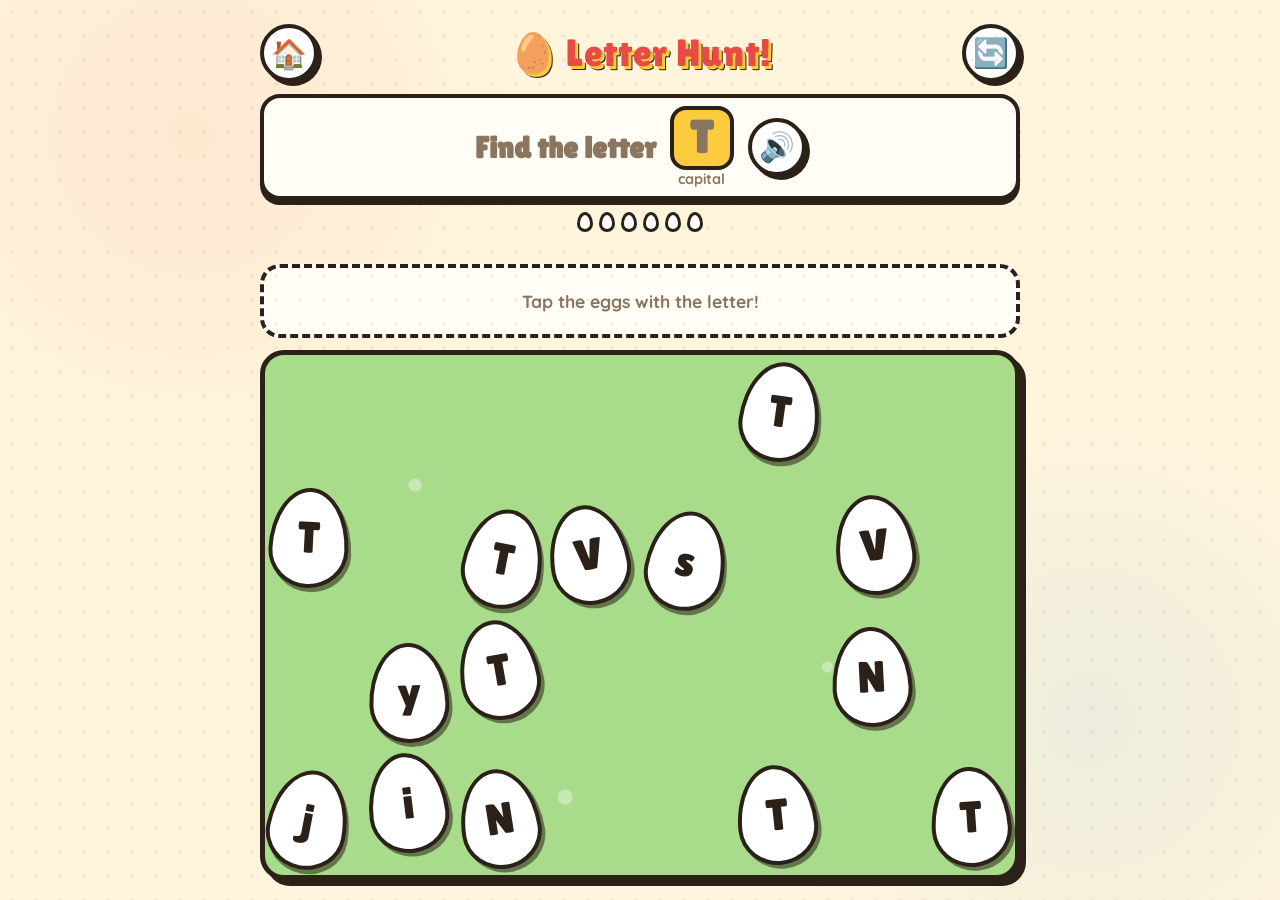
<file: activities/letterhunt/en.html>
<!DOCTYPE html>
<html lang="en">
<head>
<meta charset="UTF-8">
<meta name="viewport" content="width=device-width, initial-scale=1.0, maximum-scale=1.0, user-scalable=no">
<title>🥚 Letter Hunt!</title>

<!--
  PURPOSE OF THIS FILE:
  Self-contained "Letter Hunt" activity (English). An egg hunt for letters:
  - Each round speaks a target letter ("Find the letter B!") in capital or small form.
  - White eggs with letters are scattered across a grassy field; 6 carry the target letter.
  - Correct tap: egg turns green + a new simple word containing the letter is shown (every instance underlined) and read aloud.
  - Wrong tap: egg flashes red and a gentle "try again" is spoken.
  - Finding all 6 triggers a celebration, then a new letter.
  Uses ../../css/common_ui.css for shared styling and the Web Speech API for voice.
-->

<link rel="preconnect" href="https://fonts.googleapis.com">
<link rel="preconnect" href="https://fonts.gstatic.com" crossorigin>
<link href="https://fonts.googleapis.com/css2?family=Lilita+One&family=Quicksand:wght@500;700&display=swap" rel="stylesheet">
<link rel="stylesheet" href="../../css/common_ui.css">

<style>
  body { padding-bottom: 20px; }

  .page {
    width: 100%;
    max-width: 760px;
    flex: 1;
    display: flex;
    flex-direction: column;
    gap: 12px;
    min-height: 0;
  }

  .top-bar {
    display: flex;
    align-items: center;
    justify-content: space-between;
    gap: 12px;
  }
  .screen-title {
    font-family: 'Lilita One', cursive;
    font-size: clamp(1.6rem, 6vw, 2.4rem);
    color: var(--red);
    text-shadow: 3px 3px 0 var(--yellow), 4px 4px 0 var(--ink);
  }

  .prompt-bar {
    display: flex;
    align-items: center;
    justify-content: center;
    gap: 14px;
    flex-wrap: wrap;
    background: var(--paper);
    border: 4px solid var(--ink);
    border-radius: 20px;
    box-shadow: 0 5px 0 var(--ink);
    padding: 8px 16px;
    font-family: 'Lilita One', cursive;
    font-size: clamp(1.3rem, 4.5vw, 1.9rem);
  }
  .prompt-letter {
    display: inline-flex;
    align-items: center;
    justify-content: center;
    min-width: 64px;
    height: 64px;
    padding: 0 8px;
    border-radius: 16px;
    background: var(--yellow);
    border: 4px solid var(--ink);
    font-size: 2.8rem;
    line-height: 1;
  }
  .prompt-case { font-size: 0.9rem; color: #8a7560; font-family: var(--font-body); font-weight: 700; display: block; text-align: center; }

  .progress { display: flex; gap: 6px; justify-content: center; }
  .progress .pip {
    width: 16px; height: 20px;
    border: 3px solid var(--ink);
    border-radius: 50% 50% 50% 50% / 60% 60% 40% 40%;
    background: white;
    transition: background 0.2s;
  }
  .progress .pip.on { background: var(--green); }

  .word-bar {
    min-height: 74px;
    display: flex;
    align-items: center;
    justify-content: center;
    background: var(--paper);
    border: 4px dashed var(--ink);
    border-radius: 20px;
    font-family: 'Lilita One', cursive;
    font-size: clamp(2rem, 9vw, 3.4rem);
    letter-spacing: 3px;
    color: var(--ink);
    padding: 4px 12px;
  }
  .word-bar.hint { font-family: var(--font-body); font-weight: 700; font-size: 1.1rem; letter-spacing: 0; color: #8a7560; }
  .word-bar u {
    text-decoration-line: underline;
    text-decoration-thickness: 5px;
    text-underline-offset: 6px;
    text-decoration-color: var(--red);
  }
  .word-bar.pop { animation: pop 0.4s ease; }

  .field {
    position: relative;
    flex: 1;
    min-height: 320px;
    border: 5px solid var(--ink);
    border-radius: 24px;
    box-shadow: 6px 6px 0 var(--ink);
    background:
      radial-gradient(circle at 20% 25%, rgba(255,255,255,0.35) 0 6px, transparent 7px),
      radial-gradient(circle at 75% 60%, rgba(255,255,255,0.35) 0 5px, transparent 6px),
      radial-gradient(circle at 40% 85%, rgba(255,255,255,0.35) 0 7px, transparent 8px),
      #A8DC8A;
    overflow: hidden;
  }

  .egg {
    position: absolute;
    border: 4px solid var(--ink);
    border-radius: 50% 50% 50% 50% / 62% 62% 38% 38%;
    background: #fff;
    box-shadow: 3px 4px 0 rgba(43,33,24,0.55);
    font-family: 'Lilita One', cursive;
    color: var(--ink);
    display: flex;
    align-items: center;
    justify-content: center;
    line-height: 1;
    cursor: pointer;
    padding: 0;
    transform: rotate(var(--rot, 0deg));
    transition: transform 0.15s, background 0.15s;
    animation: pop 0.45s ease backwards;
  }
  .egg:active { transform: scale(0.93) rotate(var(--rot, 0deg)); }
  .egg.found { background: var(--green); pointer-events: none; transform: scale(1.08) rotate(var(--rot, 0deg)); }
  .egg.oops { background: var(--red); animation: shake 0.4s ease; }

  .deco-note { text-align: center; font-weight: 700; color: #8a7560; font-size: 0.95rem; }
</style>
</head>
<body>

<div class="page">
  <div class="top-bar">
    <a href="../../index.html" class="icon-btn" aria-label="Back to Home">🏠</a>
    <div class="screen-title">🥚 Letter Hunt!</div>
    <button class="icon-btn" id="skipBtn" aria-label="New letter" title="New letter">🔄</button>
  </div>

  <div class="prompt-bar">
    <span>Find the letter</span>
    <span>
      <span class="prompt-letter" id="targetLetter">?</span>
      <span class="prompt-case" id="targetCase"></span>
    </span>
    <button class="icon-btn listen-btn" id="listenBtn" aria-label="Listen again" title="Listen">🔊</button>
  </div>

  <div class="progress" id="progress"></div>
  <div class="word-bar hint" id="wordBar">Tap the eggs with the letter!</div>

  <div class="field" id="field"></div>
</div>

<div class="confetti-layer" id="confettiLayer"></div>
<div class="cheer" id="cheer">Yay!</div>

<script>
/* ===== SPEECH (Web Speech API, queued) ===== */
const synth = window.speechSynthesis;
let voice = null;
const speechQueue = [];
let speechBusy = false;

function pickVoice() {
  if (!synth) return;
  const voices = synth.getVoices();
  voice = voices.find(v => /en-/i.test(v.lang) && /female|google|samantha|karen|zira/i.test(v.name))
       || voices.find(v => /en-/i.test(v.lang))
       || voices[0];
}
if (synth) {
  pickVoice();
  synth.onvoiceschanged = () => { pickVoice(); speakNext(); };
}
function speakNext() {
  if (speechBusy || speechQueue.length === 0) return;
  speechBusy = true;
  const u = speechQueue.shift();
  synth.cancel();
  synth.speak(u);
}
function resetSpeech() {
  if (!synth) return;
  synth.cancel();
  speechQueue.length = 0;
  speechBusy = false;
}
function say(text, pitch = 1.3, rate = 0.9, onend = null) {
  if (!synth) { if (onend) setTimeout(onend, 600); return; }
  if (!voice && synth.getVoices().length > 0) pickVoice();
  const u = new SpeechSynthesisUtterance(String(text));
  if (voice) u.voice = voice;
  u.pitch = pitch; u.rate = rate; u.volume = 1;
  const done = () => { speechBusy = false; if (onend) onend(); speakNext(); };
  u.onend = done; u.onerror = done;
  speechQueue.push(u);
  speakNext();
}
/* iOS/Safari needs a user gesture before speech works */
let unlocked = false;
function unlockAudio() {
  if (unlocked || !synth) return;
  unlocked = true;
  const u = new SpeechSynthesisUtterance(' ');
  u.volume = 0;
  synth.speak(u);
}
document.body.addEventListener('touchstart', unlockAudio, { once: true });
document.body.addEventListener('click', unlockAudio, { once: true });

/* ===== DATA: simple words containing each letter (at least 6 per letter) ===== */
const WORDS = {
  A: ['apple','ant','cat','bat','hat','cap','bag','jam','arm'],
  B: ['ball','bubble','bib','bed','bus','book','bee','crab'],
  C: ['cat','cup','cow','car','cake','cap','cookie','circus'],
  D: ['dog','duck','door','drum','bed','doll','dad','dinosaur'],
  E: ['egg','elephant','bed','hen','pen','net','tree','leg'],
  F: ['fish','frog','fan','fork','leaf','fire','farm','fox'],
  G: ['goat','gift','grapes','girl','bag','dog','frog','pig'],
  H: ['hat','horse','house','hen','hand','hippo','fish','hug'],
  I: ['igloo','insect','pig','fish','ink','kid','milk','six'],
  J: ['jam','jet','jump','juice','jelly','jar','jeep','jacket'],
  K: ['kite','king','key','kitten','kangaroo','duck','milk','book'],
  L: ['lion','lamp','leaf','ball','leg','lemon','doll','bell'],
  M: ['moon','mouse','monkey','milk','drum','farm','mom','map'],
  N: ['nest','nose','net','nut','banana','sun','pen','hen'],
  O: ['orange','octopus','owl','dog','boat','frog','ox','sock'],
  P: ['pig','panda','pizza','pear','puppy','apple','cup','pen'],
  Q: ['queen','quilt','quack','quiet','quiz','square','squirrel'],
  R: ['rabbit','rain','rose','ring','robot','star','car','tree'],
  S: ['sun','star','snake','sock','bus','fish','sand','house'],
  T: ['tiger','tree','table','cat','hat','star','toy','tent'],
  U: ['umbrella','up','bus','cup','sun','duck','drum','bubble'],
  V: ['van','vase','vest','violin','volcano','seven','river','glove'],
  W: ['water','web','watch','worm','window','wolf','snow','flower'],
  X: ['fox','box','six','taxi','axe','mix','wax','ox'],
  Y: ['yoyo','yellow','yak','yes','yarn','yummy','toy','sky'],
  Z: ['zebra','zoo','zip','pizza','buzz','zero','puzzle','lazy']
};
const LETTERS = Object.keys(WORDS);
const TARGET_EGGS = 6;
const DECOY_EGGS = 8;
const CHEERS = ['Yay!', 'Wow!', 'Great!', 'Woohoo!', 'Awesome!', 'Hooray!'];
const CONFETTI = ['#FF6B6B','#FFD93D','#4ECDC4','#5B9FE0','#9F7AEA','#95E06C','#FF85B3','#FFA94D'];

/* ===== HELPERS ===== */
const $ = id => document.getElementById(id);
const fieldEl = $('field'), wordBar = $('wordBar'), progressEl = $('progress');
const targetLetterEl = $('targetLetter'), targetCaseEl = $('targetCase');

function shuffle(arr) {
  const a = arr.slice();
  for (let i = a.length - 1; i > 0; i--) {
    const j = Math.floor(Math.random() * (i + 1));
    [a[i], a[j]] = [a[j], a[i]];
  }
  return a;
}

/* Deck of (letter, case) targets so every letter/case shows up before repeating */
let deck = [];
function nextTarget(prevLetter) {
  if (deck.length === 0) {
    deck = shuffle(LETTERS.flatMap(l => [{ letter: l, upper: true }, { letter: l, upper: false }]));
  }
  let i = deck.findIndex(t => t.letter !== prevLetter);
  if (i < 0) i = 0;
  return deck.splice(i, 1)[0];
}

/* Word queues per letter so words rotate and don't repeat soon */
const wordQueues = {};
function pickWords(letter, n) {
  const picked = [];
  while (picked.length < n) {
    if (!wordQueues[letter] || wordQueues[letter].length === 0) wordQueues[letter] = shuffle(WORDS[letter]);
    const w = wordQueues[letter].shift();
    if (!picked.includes(w)) picked.push(w);
    else if (wordQueues[letter].length === 0 && picked.length >= WORDS[letter].length) break;
  }
  return picked;
}

/* ===== GAME STATE ===== */
let round = { letter: 'A', upper: true, words: [], found: 0, locked: false };
let roundTimer = null;

function targetText() { return round.upper ? round.letter : round.letter.toLowerCase(); }

function promptSpeech() {
  resetSpeech();
  say(`Find the letter ${targetText()}!`, 1.3, 0.85);
}

function renderProgress() {
  progressEl.innerHTML = '';
  for (let i = 0; i < TARGET_EGGS; i++) {
    const p = document.createElement('div');
    p.className = 'pip' + (i < round.found ? ' on' : '');
    progressEl.appendChild(p);
  }
}

/* Show a word with every instance of the target letter underlined */
function showWord(word) {
  const letter = round.letter;
  wordBar.classList.remove('hint', 'pop');
  wordBar.innerHTML = '';
  const shown = round.upper ? word.toUpperCase() : word.toLowerCase();
  for (const ch of shown) {
    if (ch.toUpperCase() === letter) {
      const u = document.createElement('u');
      u.textContent = ch;
      wordBar.appendChild(u);
    } else {
      wordBar.appendChild(document.createTextNode(ch));
    }
  }
  void wordBar.offsetWidth;
  wordBar.classList.add('pop');
}

/* ===== EGG FIELD ===== */
function buildEggs() {
  fieldEl.innerHTML = '';
  const others = LETTERS.filter(l => l !== round.letter);
  const labels = [];
  for (let i = 0; i < TARGET_EGGS; i++) labels.push({ text: targetText(), target: true, word: round.words[i] });
  for (let i = 0; i < DECOY_EGGS; i++) {
    const l = others[Math.floor(Math.random() * others.length)];
    labels.push({ text: Math.random() < 0.5 ? l : l.toLowerCase(), target: false });
  }
  shuffle(labels).forEach((info, i) => {
    const egg = document.createElement('button');
    egg.className = 'egg';
    egg.type = 'button';
    egg.textContent = info.text;
    egg.setAttribute('aria-label', 'Egg with letter ' + info.text);
    egg.style.animationDelay = (i * 0.04) + 's';
    egg.addEventListener('click', () => tapEgg(egg, info));
    fieldEl.appendChild(egg);
  });
  layoutEggs();
}

/* Scatter eggs using a jittered grid: looks random but never overlaps */
function layoutEggs() {
  const eggs = [...fieldEl.querySelectorAll('.egg')];
  if (!eggs.length) return;
  const W = fieldEl.clientWidth, H = fieldEl.clientHeight;
  let ew = W < 480 ? 62 : 80;
  let eh = Math.round(ew * 1.25);
  let cols, rows;
  for (;;) {
    cols = Math.max(1, Math.floor(W / (ew + 10)));
    rows = Math.max(1, Math.floor(H / (eh + 10)));
    if (cols * rows >= eggs.length || ew <= 40) break;
    ew -= 4; eh = Math.round(ew * 1.25);
  }
  const cellW = W / cols, cellH = H / rows;
  const cells = shuffle(Array.from({ length: cols * rows }, (_, i) => i)).slice(0, eggs.length);
  eggs.forEach((egg, i) => {
    const c = cells[i] % cols, r = Math.floor(cells[i] / cols);
    const slackX = Math.max(0, cellW - ew - 4), slackY = Math.max(0, cellH - eh - 4);
    const x = c * cellW + 2 + Math.random() * slackX;
    const y = r * cellH + 2 + Math.random() * slackY;
    const rot = Math.round(Math.random() * 24 - 12);
    egg.style.setProperty('--rot', rot + 'deg');
    egg.style.width = ew + 'px';
    egg.style.height = eh + 'px';
    egg.style.fontSize = Math.round(ew * 0.55) + 'px';
    egg.style.left = x + 'px';
    egg.style.top = y + 'px';
  });
}
let resizeTimer;
window.addEventListener('resize', () => { clearTimeout(resizeTimer); resizeTimer = setTimeout(layoutEggs, 150); });

function tapEgg(egg, info) {
  if (round.locked || egg.classList.contains('found')) return;
  if (info.target) {
    egg.classList.add('found');
    round.found++;
    renderProgress();
    showWord(info.word);
    resetSpeech();
    if (round.found === TARGET_EGGS) {
      round.locked = true;
      say(info.word, 1.3, 0.85, () => {
        const cheer = celebrate();
        say(cheer + ' You found them all!', 1.5, 0.95);
        roundTimer = setTimeout(newRound, 3200);
      });
    } else {
      say(info.word, 1.3, 0.85);
    }
  } else {
    egg.classList.remove('oops');
    void egg.offsetWidth;
    egg.classList.add('oops');
    setTimeout(() => egg.classList.remove('oops'), 700);
    resetSpeech();
    say('Try again', 1.15, 0.8);
  }
}

/* ===== CELEBRATE ===== */
const cheerEl = $('cheer'), confettiLayer = $('confettiLayer');
function celebrate() {
  const text = CHEERS[Math.floor(Math.random() * CHEERS.length)];
  cheerEl.textContent = text;
  cheerEl.classList.add('show');
  setTimeout(() => cheerEl.classList.remove('show'), 1800);
  for (let i = 0; i < 60; i++) {
    const p = document.createElement('div');
    p.className = 'confetti';
    p.style.left = Math.random() * 100 + 'vw';
    p.style.background = CONFETTI[Math.floor(Math.random() * CONFETTI.length)];
    p.style.borderRadius = Math.random() > 0.5 ? '50%' : '3px';
    p.style.animationDuration = (1.5 + Math.random() * 1.5) + 's';
    p.style.animationDelay = (Math.random() * 0.3) + 's';
    p.style.width = p.style.height = (8 + Math.random() * 10) + 'px';
    confettiLayer.appendChild(p);
    setTimeout(() => p.remove(), 3200);
  }
  return text;
}

/* ===== ROUNDS ===== */
function newRound() {
  clearTimeout(roundTimer);
  const t = nextTarget(round.letter);
  round = { letter: t.letter, upper: t.upper, words: pickWords(t.letter, TARGET_EGGS), found: 0, locked: false };
  targetLetterEl.textContent = targetText();
  targetCaseEl.textContent = round.upper ? 'capital' : 'small';
  wordBar.className = 'word-bar hint';
  wordBar.textContent = 'Tap the eggs with the letter!';
  renderProgress();
  buildEggs();
  promptSpeech();
}

$('listenBtn').addEventListener('click', promptSpeech);
$('skipBtn').addEventListener('click', newRound);

newRound();
</script>
</body>
</html>
</file>
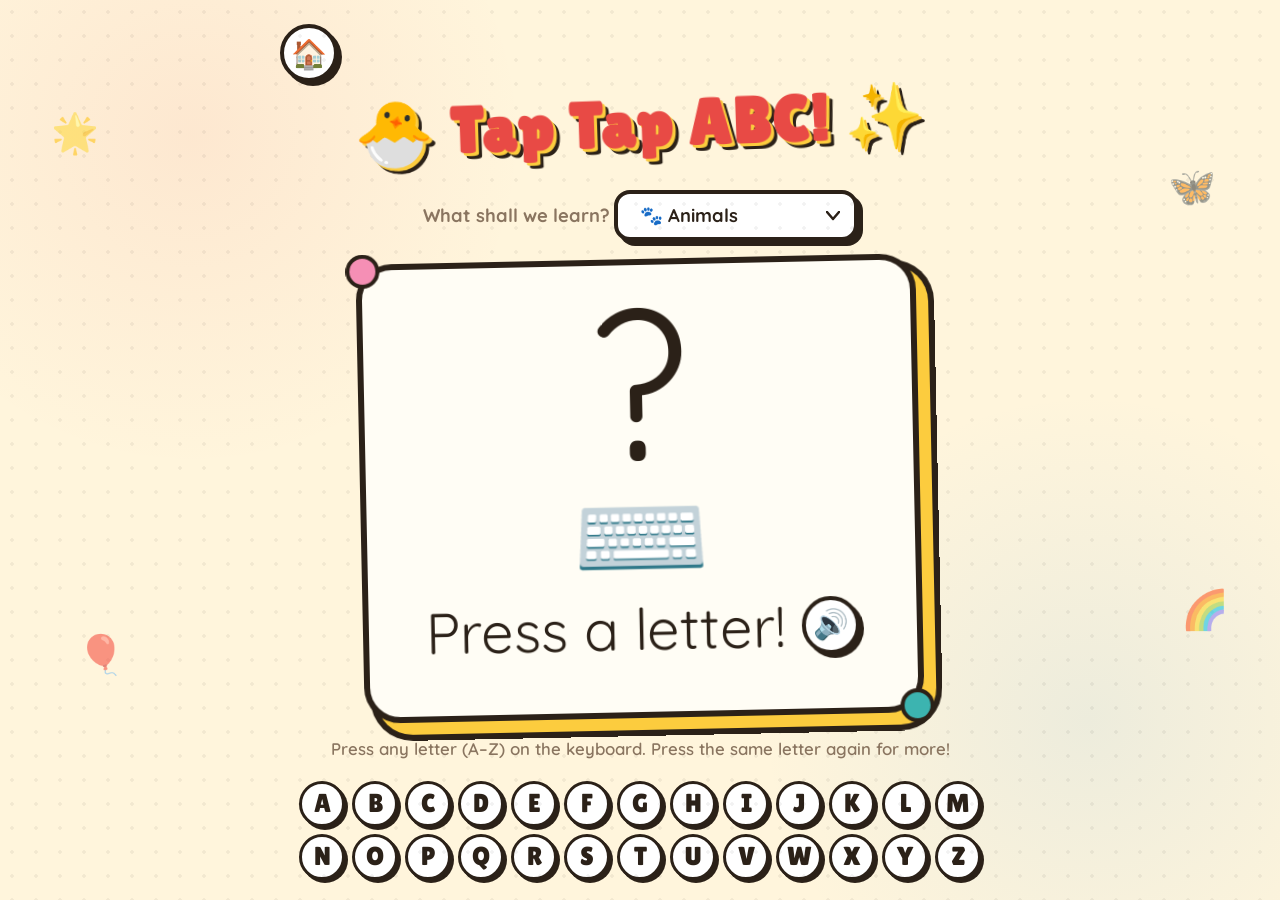
<file: activities/letters/en.html>
<!DOCTYPE html>
<html lang="en">
<head>
<meta charset="UTF-8">
<meta name="viewport" content="width=device-width, initial-scale=1.0">
<title>Tap Tap ABC! 🐣</title>

<!-- 
  PURPOSE OF THIS FILE:
  Self-contained "Tap Tap ABC" educational activity for preschoolers.
  - Links to ../../css/common_ui.css for ALL base styling, reset, typography, 
    animations (@keyframes pop/wiggle/float), components (.card, .alpha-btn, .ink-border, .deco, .cheer).
  - Inline <style> now contains ONLY layout/typography overrides specific to letters 
    (large .letter/.emoji sizing, custom .card corner dots, mobile tweaks).
  - JavaScript handles keyboard input, letter cycling, category selection, **and now uses SpeechSynthesis** to read the word aloud when a letter is shown.
  - Uses shared color palette from common_ui.css (:root variables like --red, --yellow, --ink, --pink).
  - Goal: Teach letter recognition with animals/fruits/vehicles via fun tapping and visuals.
-->

<!-- Preload Google Fonts used by common_ui.css and this page -->
<link rel="preconnect" href="https://fonts.googleapis.com">
<link rel="preconnect" href="https://fonts.gstatic.com" crossorigin>
<link href="https://fonts.googleapis.com/css2?family=Lilita+One&family=Quicksand:wght@500;700&display=swap" rel="stylesheet">

<!-- Shared UI kit provides reset, body pattern, cards, buttons, animations, etc. -->
<link rel="stylesheet" href="../../css/common_ui.css">

<style>
  /* ================================================
     APP-SPECIFIC STYLES (everything else comes from common_ui.css)
     ================================================ */

  /* Header & title styling */
  header {
    text-align: center;
    margin-bottom: 12px;
  }
  h1 {
    font-size: clamp(2.4rem, 5.5vw, 4rem);
    color: var(--red);
    letter-spacing: 2px;
    text-shadow:
      3px 3px 0 var(--yellow),
      6px 6px 0 var(--ink);
    transform: rotate(-2deg);
    line-height: 1.1;
  }

  /* Controls (category selector) */
  .controls {
    margin: 18px 0 12px;
    gap: 12px;
  }
  .category-label {
    font-size: 1.15rem;
  }

  /* Main interactive area */
  .stage {
    margin-top: 6px;
  }
  .card {
    border-width: 6px;
    border-radius: 36px;
    padding: 30px 40px;
    box-shadow: 12px 12px 0 var(--yellow), 12px 12px 0 6px var(--ink);
    width: min(560px, 95vw);
    min-height: 440px;
    transform: rotate(-1.2deg);
    transition: box-shadow 0.3s;
    align-items: center;
  }
  /* Decorative corner dots on the card */
  .card::before, .card::after {
    content: '';
    position: absolute;
    width: 26px; height: 26px;
    border: 4px solid var(--ink);
    border-radius: 50%;
    background: var(--paper);
  }
  .card::before { top: -16px; left: -16px; background: var(--pink); }
  .card::after  { bottom: -16px; right: -16px; background: var(--teal); }

  /* Large display elements inside the card */
  .letter {
    font-size: clamp(7rem, 18vw, 13rem);
    line-height: 0.85;
    margin-bottom: 4px;
    text-align: center;
  }
  .emoji {
    font-size: clamp(4rem, 11vw, 7rem);
    line-height: 1;
    margin: 6px 0 10px;
    text-align: center;
  }
  .word {
    font-size: clamp(2rem, 6vw, 3.6rem);
    line-height: 1;
  }

  /* Progress dots showing how many variants exist for current letter */
  .dots {
    display: flex;
    justify-content: center;
    gap: 8px;
    margin-top: 14px;
    min-height: 10px;
  }
  .dot {
    width: 10px; height: 10px;
    background: rgba(43, 33, 24, 0.18);
  }
  .dot.on { background: var(--red); transform: scale(1.3); }

  /* Bottom alphabet keyboard */
  .alphabet-row {
    gap: 7px;
    margin-top: 22px;
    max-width: 920px;
  }
  .alpha-btn {
    width: 46px;
    height: 46px;
    font-size: 1.6rem;
    border-width: 3px;
    box-shadow: 3px 3px 0 var(--ink);
    padding: 0;
  }
  .alpha-btn:hover {
    transform: translate(-1px, -1px) rotate(-2deg);
    box-shadow: 4px 4px 0 var(--ink);
  }
  .alpha-btn:active {
    box-shadow: 1px 1px 0 var(--ink);
  }

  /* Floating decorative emojis */
  .deco.d1 { top: 12%; left: 4%; animation-delay: 0s; }
  .deco.d2 { top: 70%; left: 6%; animation-delay: 1.5s; }
  .deco.d3 { top: 18%; right: 5%; animation-delay: 0.7s; }
  .deco.d4 { top: 65%; right: 4%; animation-delay: 2.2s; }

  /* Mobile adjustments */
  @media (max-width: 600px) {
    .card { padding: 24px 18px; }
    .alpha-btn { width: 38px; height: 38px; font-size: 1.3rem; }
  }
</style>
</head>
<body>

<!-- Floating decorative elements (positioned via common .deco + inline overrides) -->
<div class="deco d1">🌟</div>
<div class="deco d2">🎈</div>
<div class="deco d3">🦋</div>
<div class="deco d4">🌈</div>

<!-- Top bar with Home button -->
<div class="top-bar" style="width:100%; max-width:720px; justify-content:flex-start; margin-bottom:8px;">
  <a href="../../index.html" class="icon-btn" aria-label="Back to Home">🏠</a>
</div>

<!-- Page header -->
<header>
  <h1>🐣 Tap Tap ABC! ✨</h1>
  <!-- <br> -->
  <!-- <br> -->
  <!-- <div class="subtitle">A little letter playground</div> -->
</header>

<!-- Category selector (populated from common styles) -->
<div class="controls">
  <label class="category-label" for="category">What shall we learn?</label>
  <select id="category" aria-label="Category">
    <option value="animals">🐾 Animals</option>
    <option value="fruitsveg">🍎 Fruits &amp; Veggies</option>
    <option value="vehicles">🚗 Vehicles</option>
    <option value="body">👃 Body Parts</option>
    <option value="clothes">👕 Clothes</option>
  </select>
</div>

<!-- Main interactive stage -->
<div class="stage">
  <div class="card" id="card">
    <div class="letter" id="letter">?</div>
    <div class="emoji" id="emoji">⌨️</div>
    
    <!-- Word + Listen button (replays the spoken word) -->
    <div style="display:flex; align-items:center; gap:16px; justify-content:center; flex-wrap:wrap;">
      <div class="word" id="word">Press a letter!</div>
      <button class="icon-btn listen-btn" id="listenBtn" aria-label="Listen again" title="Listen">🔊</button>
    </div>
    
    <div class="dots" id="dots"></div>
  </div>
  <div class="hint">Press any letter (A–Z) on the keyboard. Press the same letter again for more!</div>
  <div class="alphabet-row" id="alphabet"></div>
</div>

<script>
/* ================================================
   MAIN APPLICATION LOGIC
   ================================================ */

/* ===== SPEECH SYNTHESIS (Web Speech API) — queued version for low latency ===== */
const synth = window.speechSynthesis;
let voice = null;
const speechQueue = [];
let speechBusy = false;

function pickVoice() {
  const voices = synth.getVoices();
  voice = voices.find(v => /en-/i.test(v.lang) && /female|google|samantha|karen|zira/i.test(v.name))
       || voices.find(v => /en-/i.test(v.lang))
       || voices[0];
}

if (synth) {
  pickVoice();
  synth.onvoiceschanged = () => { pickVoice(); speakNext(); };
}

function speakNext() {
  if (speechBusy || speechQueue.length === 0) return;
  speechBusy = true;
  const utterance = speechQueue.shift();
  synth.cancel();
  synth.speak(utterance);
}

function resetSpeech() {
  synth.cancel();
  speechQueue.length = 0;
  speechBusy = false;
}

function say(text, pitch = 1.35, rate = 0.9, onend = null) {
  if (!synth) return;
  const voices = synth.getVoices();
  if (!voice && voices.length > 0) pickVoice();

  const u = new SpeechSynthesisUtterance(String(text));
  if (voice) u.voice = voice;
  u.pitch = pitch;
  u.rate = rate;
  u.volume = 1;

  u.onend = () => {
    speechBusy = false;
    if (typeof onend === 'function') onend();
    speakNext();
  };
  u.onerror = () => {
    speechBusy = false;
    if (typeof onend === 'function') onend();
    speakNext();
  };

  speechQueue.push(u);
  speakNext();
}

/* Unlock audio on first user interaction (required on iOS/Safari) */
let unlocked = false;
function unlockAudio() {
  if (unlocked) return;
  unlocked = true;
  const u = new SpeechSynthesisUtterance(' ');
  u.volume = 0;
  synth && synth.speak(u);
}
document.body.addEventListener('touchstart', unlockAudio, { once: true });
document.body.addEventListener('click', unlockAudio, { once: true });

// Master data: category -> letter -> array of [word, emoji] pairs.
// Pressing the same letter cycles through the array.
const DATA = {
animals: {
A: [['Ant','🐜'], ['Armadillo','🦔'], ['Alligator','🐊'], ['Ape','🦍'], ['Antelope','🦌']],
B: [['Bee','🐝'], ['Bat','🦇'], ['Bear','🐻'], ['Bird','🐦'], ['Butterfly','🦋'], ['Bunny','🐰'], ['Bull','🐂']],
C: [['Cat','🐱'], ['Chicken','🐔'], ['Cow','🐮'], ['Crab','🦀'], ['Camel','🐪'], ['Caterpillar','🐛'], ['Crocodile','🐊']],
D: [['Dog','🐶'], ['Donkey','🫏'], ['Duck','🦆'], ['Deer','🦌'], ['Dolphin','🐬'], ['Dragonfly','🪰'], ['Dinosaur','🦕']],
E: [['Elephant','🐘'], ['Eagle','🦅'], ['Emu','🦤']],
F: [['Fox','🦊'], ['Falcon','🦅'], ['Frog','🐸'], ['Fish','🐟'], ['Flamingo','🦩']],
G: [['Goat','🐐'], ['Giraffe','🦒'], ['Goose','🪿'], ['Gorilla','🦍'], ['Goldfish','🐠']],
H: [['Horse','🐴'], ['Hen','🐔'], ['Hippo','🦛'], ['Hamster','🐹'], ['Hedgehog','🦔']],
I: [['Iguana','🦎'], ['Ibis','🦩'], ['Insect','🐛']],
J: [['Jaguar','🐆'], ['Jellyfish','🪼'], ['Jay','🐦']],
K: [['Kangaroo','🦘'], ['Koala','🐨'], ['Kitten','🐱']],
L: [['Lion','🦁'], ['Lobster','🦞'], ['Llama','🦙'], ['Ladybug','🐞'], ['Leopard','🐆'], ['Lizard','🦎'], ['Lamb','🐑']],
M: [['Monkey','🐵'], ['Mouse','🐭'], ['Moose','🫎']],
N: [['Newt','🦎'], ['Nightingale','🐦'], ['Narwhal','🐳']],
O: [['Owl','🦉'], ['Octopus','🐙'], ['Otter','🦦'], ['Ostrich','🦤'], ['Ox','🐂']],
P: [['Pig','🐷'], ['Penguin','🐧'], ['Panda','🐼'], ['Parrot','🦜'], ['Peacock','🦚'], ['Puppy','🐶'], ['Pony','🐴']],
Q: [['Quail','🐦'], ['Quokka','🦘']],
R: [['Rabbit','🐰'], ['Rat','🐀'], ['Rooster','🐓'], ['Raccoon','🦝'], ['Reindeer','🦌'], ['Rhino','🦏']],
S: [['Snake','🐍'], ['Snail','🐌'], ['Sheep','🐑'], ['Squirrel','🐿️'], ['Shark','🦈'], ['Seal','🦭'], ['Spider','🕷️'], ['Swan','🦢']],
T: [['Tiger','🐯'], ['Turtle','🐢'], ['Toucan','🦜'], ['Turkey','🦃']],
U: [['Urchin',''], ['Unicorn','🦄']],
V: [['Vulture','🦅'], ['Viper','🐍']],
W: [['Wolf','🐺'], ['Whale','🐳'], ['Walrus','🦭'], ['Worm','🪱']],
X: [['X-ray fish','🐠']],
Y: [['Yak','🐂']],
Z: [['Zebra','🦓']]
},
fruitsveg: {
A: [['Apple','🍎'], ['Avocado','🥑'], ['Apricot','🍑'], ['Asparagus','🥦']],
B: [['Banana','🍌'], ['Broccoli','🥦'], ['Blueberry','🫐'], ['Beans','🫘'], ['Beet','🥬']],
C: [['Carrot','🥕'], ['Cherry','🍒'], ['Coconut','🥥'], ['Cucumber','🥒'], ['Cabbage','🥬'], ['Corn','🌽'], ['Celery','🥬']],
D: [['Date','🌴'], ['Dragonfruit','🐉']],
E: [['Eggplant','🍆'], ['Edamame','🫛']],
F: [['Fig','🟣']],
G: [['Grape','🍇'], ['Garlic','🧄'], ['Guava','🥭'], ['Grapefruit','🍊']],
H: [['Honeydew','🍈']],
I: [['Indian corn','🌽']],
J: [['Jackfruit','🥭'], ['Jalapeno','🌶️']],
K: [['Kiwi','🥝'], ['Kale','🥬']],
L: [['Lemon','🍋'], ['Lettuce','🥬'], ['Lime','🍋‍🟩']],
M: [['Mango','🥭'], ['Melon','🍈'], ['Mushroom','🍄']],
N: [['Nectarine','🍑']],
O: [['Orange','🍊'], ['Onion','🧅'], ['Olive','🫒'], ['Okra','🥒']],
P: [['Pineapple','🍍'], ['Peach','🍑'], ['Pear','🍐'], ['Plum','🟣'], ['Pumpkin','🎃'], ['Pea','🫛'], ['Pepper','🫑'], ['Potato','🥔']],
Q: [['Quince','🍐']],
R: [['Radish','🥬'], ['Raspberry','🫐']],
S: [['Strawberry','🍓'], ['Spinach','🥬'], ['Squash','🎃'], ['Sweet potato','🍠']],
T: [['Tomato','🍅'], ['Tangerine','🍊'], ['Turnip','🥬']],
U: [['Ugli fruit','🍊']],
V: [['Valencia orange','🍊']],
W: [['Watermelon','🍉'], ['Walnut','🥜']],
X: [],
Y: [['Yam','🍠']],
Z: [['Zucchini','🥒']]
},
vehicles: {
A: [['Airplane','✈️'], ['Ambulance','🚑'], ['ATV','🛻']],
B: [['Bus','🚌'], ['Boat','⛵'], ['Bicycle','🚲'], ['Bulldozer','🚜']],
C: [['Car','🚗'], ['Canoe','🛶'], ['Camper','🚐']],
D: [['Dump truck','🚛'], ['Drone','🛸']],
E: [['Excavator','🚜']],
F: [['Fire truck','🚒'], ['Ferry','⛴️'], ['Forklift','🚜']],
G: [['Glider','🪂'], ['Go-kart','🏎️'], ['Garbage truck','🗑️']],
H: [['Helicopter','🚁'], ['Hovercraft','🚤'], ['Hot air balloon','🎈']],
I: [['Ice cream truck','🍦']],
J: [['Jeep','🚙'], ['Jet','✈️'], ['Jet ski','🛥️']],
K: [['Kayak','🛶']],
L: [['Lorry','🚚'], ['Limousine','🚘']],
M: [['Motorcycle','🏍️'], ['Minivan','🚐'], ['Moped','🛵'], ['Monster truck','🏎️']],
N: [],
O: [],
P: [['Police car','🚓'], ['Pickup truck','🛻'], ['Plane','✈️']],
Q: [],
R: [['Rocket','🚀'], ['Race car','🏎️']],
S: [['Ship','🚢'], ['Scooter','🛴'], ['Submarine','🚤'], ['Sleigh','🛷'], ['Skateboard','🛹'], ['Snowmobile','🛷'], ['Sailboat','⛵'], ['Subway','🚇']],
T: [['Train','🚂'], ['Truck','🚚'], ['Tractor','🚜'], ['Taxi','🚕'], ['Tram','🚊'], ['Tank','🪖']],
U: [['UFO','🛸'], ['Unicycle','🚲']],
V: [['Van','🚐']],
W: [['Wagon','🛒'], ['Wheelbarrow','🛒']],
X: [['X-wing','🚀']],
Y: [['Yacht','⛵']],
Z: [['Zeppelin','🛩️']]
},
body: {
A: [['Arm','💪'], ['Ankle','🦶'], ['Armpit','🫂']],
B: [['Belly','🫃'], ['Back','🧍'], ['Belly button','🫃'], ['Brain','🧠']],
C: [['Cheek','😊'], ['Chin','🙂'], ['Chest','🫁'], ['Calf','🦵']],
D: [['Dimple','😊'], ['Digit','☝️']],
E: [['Ear','👂'], ['Eye','👁️'], ['Elbow','💪'], ['Eyebrow','👁️'], ['Eyelash','👁️']],
F: [['Foot','🦶'], ['Finger','☝️'], ['Face','😀'], ['Forehead','🤔'], ['Fist','✊']],
G: [['Gums','😬']],
H: [['Hand','✋'], ['Head','🧑'], ['Hair','💇'], ['Heart','❤️'], ['Heel','🦶'], ['Hip','🕺']],
I: [['Iris','👁️']],
J: [['Jaw','😬']],
K: [['Knee','🦵'], ['Knuckle','✊']],
L: [['Leg','🦵'], ['Lips','👄'], ['Lung','🫁']],
M: [['Mouth','👄'], ['Muscle','💪']],
N: [['Nose','👃'], ['Neck','🧣'], ['Nail','💅'], ['Nostril','👃']],
O: [],
P: [['Palm','✋'], ['Pinky','🤙']],
Q: [],
R: [['Ribs','🦴']],
S: [['Shoulder','💪'], ['Skin','🧑'], ['Spine','🦴'], ['Stomach','🫃']],
T: [['Toe','🦶'], ['Tooth','🦷'], ['Tongue','👅'], ['Thumb','👍'], ['Tummy','🫃']],
U: [['Underarm','🫂']],
V: [['Vein','🩸']],
W: [['Wrist','⌚'], ['Waist','🕺']],
X: [],
Y: [],
Z: []
},
clothes: {
A: [['Apron','🧑‍🍳']],
B: [['Boots','👢'], ['Belt','🥋'], ['Bow tie','🎀'], ['Bib','🍼'], ['Blouse','👚']],
C: [['Cap','🧢'], ['Coat','🧥'], ['Cape','🦸'], ['Cardigan','🧥']],
D: [['Dress','👗'], ['Diaper','🩲'], ['Dungarees','👖']],
E: [['Earmuffs','🎧']],
F: [['Flip-flops','🩴'], ['Frock','👗']],
G: [['Gloves','🧤'], ['Gown','👗']],
H: [['Hat','🎩'], ['Hoodie','🧥']],
I: [],
J: [['Jacket','🧥'], ['Jeans','👖'], ['Jumper','🧥'], ['Jumpsuit','🧥']],
K: [['Kurta','👘']],
L: [['Leggings','👖'], ['Loafers','👞']],
M: [['Mittens','🧤'], ['Mask','😷']],
N: [['Necktie','👔'], ['Nightgown','👗']],
O: [['Overalls','👖']],
P: [['Pants','👖'], ['Pajamas','🛌'], ['Poncho','🧥']],
Q: [],
R: [['Raincoat','🧥'], ['Robe','👘']],
S: [['Shirt','👕'], ['Socks','🧦'], ['Shoes','👟'], ['Skirt','👗'], ['Sweater','🧥'], ['Sandals','👡'], ['Slippers','🥿'], ['Sunglasses','🕶️'], ['Scarf','🧣'], ['Shorts','🩳']],
T: [['T-shirt','👕'], ['Tie','👔'], ['Tutu','🩰'], ['Tights','🧦'], ['Turtleneck','🧥'], ['Trousers','👖']],
U: [['Underwear','🩲'], ['Uniform','👮']],
V: [['Vest','🦺']],
W: [['Watch','⌚']],
X: [],
Y: [],
Z: [['Zipper','🤐']]
}
};


// Color cycle for letter display (maps A-Z to our unified palette)
const COLORS = ['var(--red)','var(--orange)','var(--yellow)','var(--green)','var(--teal)','var(--blue)','var(--purple)','var(--pink)'];

let currentCategory = 'animals';
let currentLetter = null;
let currentIndex = 0;

// Helper to get DOM elements by ID
const $ = id => document.getElementById(id);

// Cache frequently used elements
const letterEl = $('letter');
const emojiEl  = $('emoji');
const wordEl   = $('word');
const dotsEl   = $('dots');
const cardEl   = $('card');
const categorySel = $('category');
const alphabetEl  = $('alphabet');
const listenBtn = $('listenBtn');

// Dynamically build the A–Z button row using common .alpha-btn styles
for (let i = 65; i <= 90; i++) {
  const letter = String.fromCharCode(i);
  const btn = document.createElement('button');
  btn.className = 'alpha-btn';
  btn.textContent = letter;
  btn.dataset.letter = letter;
  btn.addEventListener('click', () => showLetter(letter));
  alphabetEl.appendChild(btn);
}

// Listen button replays the current word
listenBtn.addEventListener('click', () => {
  const currentWord = wordEl.textContent;
  if (currentWord && currentWord !== 'Press a letter!') {
    say(letterEl.textContent, 1.35, 0.8);
    say(currentWord, 1.35, 0.8);
  }
});

/**
 * Main function: display a letter, cycle examples on repeat press.
 * Updates card shadow with color, triggers pop animation, shows dots if multiple examples.
 */
let shuffledItems = [];
function shuffle(arr) {
  const a = arr.slice();
  for (let i = a.length - 1; i > 0; i--) {
    const j = Math.floor(Math.random() * (i + 1));
    [a[i], a[j]] = [a[j], a[i]];
  }
  return a;
}

function showLetter(letter) {
  resetSpeech();
  letter = letter.toUpperCase();
  if (!/^[A-Z]$/.test(letter)) return;

  // Cycle if same letter; reset index if new letter
  if (letter === currentLetter) {
    currentIndex++;
  } else {
    currentLetter = letter;
    currentIndex = 0;
    // Fresh random order each time a letter is opened
    shuffledItems = shuffle((DATA[currentCategory] && DATA[currentCategory][letter]) || []);
  }

  const items = shuffledItems;
  let word, emoji;
  if (items.length === 0) {
    word = 'Hmm…';
    emoji = '🤔';
    currentIndex = 0;
  } else {
    const item = items[currentIndex % items.length];
    word  = item[0];
    emoji = item[1];
  }

  // Apply color from unified palette to card shadow for visual feedback
  const color = COLORS[(letter.charCodeAt(0) - 65) % COLORS.length];
  cardEl.style.boxShadow = `12px 12px 0 ${color}, 12px 12px 0 6px var(--ink)`;

  // Trigger CSS pop animation (defined in common_ui.css)
  cardEl.classList.remove('animate');
  void cardEl.offsetWidth; // force reflow
  cardEl.classList.add('animate');

  // Update displayed content
  letterEl.textContent = letter;
  emojiEl.textContent  = emoji;
  wordEl.textContent   = word;

  // Speak the word aloud (using the shared speech system)
  if (word !== 'Hmm…' && word !== 'Press a letter!') {
    say(letter);
    say(word);
  }

  // Show cycle indicator dots when multiple examples exist
  dotsEl.innerHTML = '';
  if (items.length > 1) {
    for (let k = 0; k < items.length; k++) {
      const d = document.createElement('div');
      d.className = 'dot' + (k === (currentIndex % items.length) ? ' on' : '');
      dotsEl.appendChild(d);
    }
  }

  // Highlight and wiggle the active alphabet button
  document.querySelectorAll('.alpha-btn').forEach(b => {
    const isActive = b.dataset.letter === letter;
    b.classList.toggle('active', isActive);
    if (isActive) {
      b.classList.remove('wiggle');
      void b.offsetWidth;
      b.classList.add('wiggle');
    }
  });
}

// Global keyboard support (A–Z only). Ignores input when select is focused.
document.addEventListener('keydown', (e) => {
  if (e.target && e.target.tagName === 'SELECT') return;
  if (e.key && e.key.length === 1 && /^[a-zA-Z]$/.test(e.key)) {
    showLetter(e.key);
  }
});

// Update category and refresh current letter display
categorySel.addEventListener('change', (e) => {
  resetSpeech();
  currentCategory = e.target.value;
  if (currentLetter) {
    const prev = currentLetter;
    currentLetter = null;
    showLetter(prev);
  }
  document.body.focus();
  categorySel.blur();
});

// Make body focusable so keyboard events always work after clicking elsewhere
document.body.tabIndex = -1;
</script>
</body>
</html>
</file>
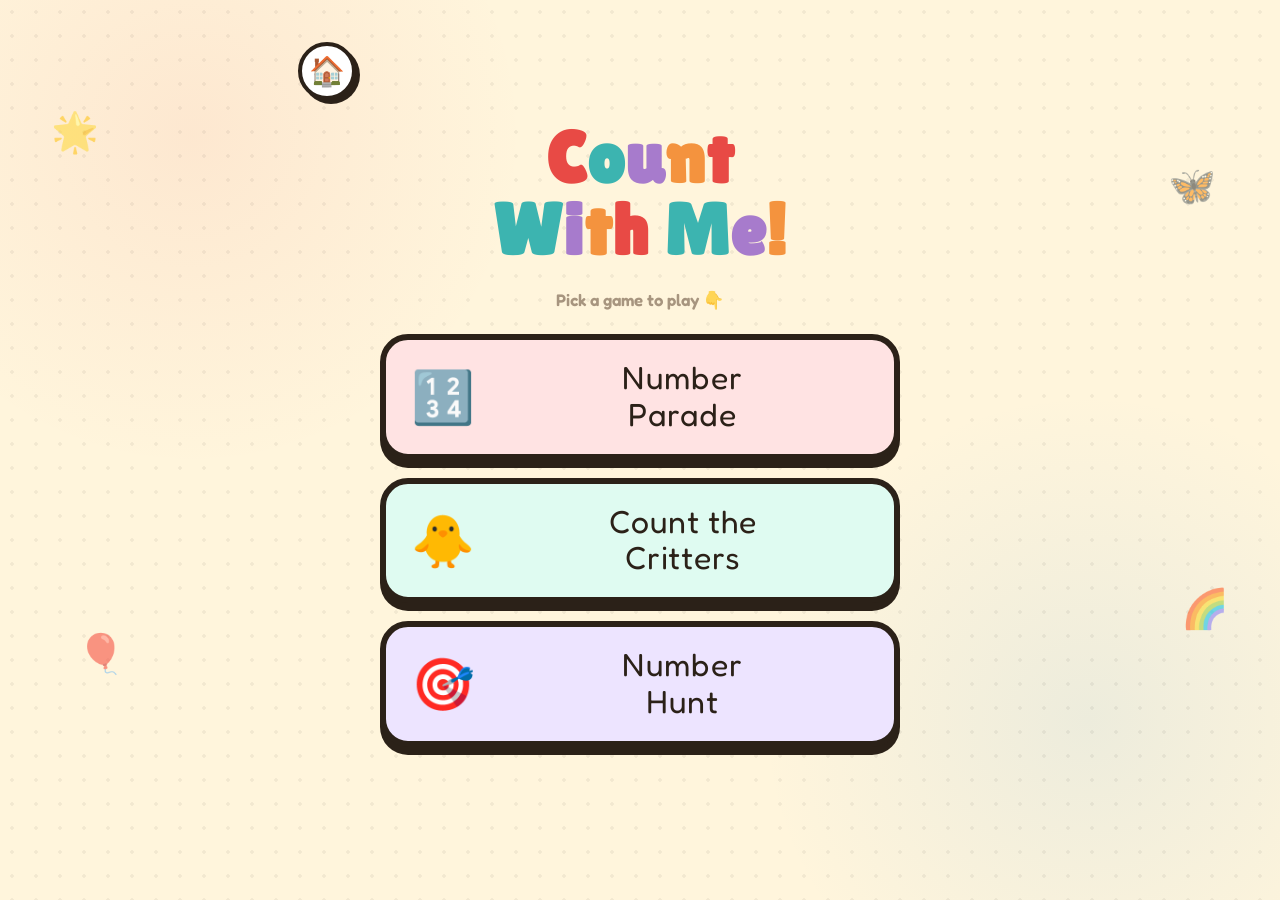
<file: activities/numbers/en.html>
<!DOCTYPE html>
<html lang="en">
<head>
<meta charset="UTF-8" />
<meta name="viewport" content="width=device-width, initial-scale=1.0, maximum-scale=1.0, user-scalable=no" />
<title>🐣 Count With Me!</title>

<!-- 
  PURPOSE OF THIS FILE:
  Self-contained "Count With Me" educational activity for early math skills.
  - Links to ../../css/common_ui.css for ALL base styling, reset, typography, 
    shared animations (@keyframes pop/wiggle/float/shake/fall), components (.menu-card, .icon-btn, 
    .card, .cheer, .confetti-layer, press effects, responsive rules).
  - Inline <style> now contains ONLY app-specific rules: screen layout, home-title wave animation, 
    .num-tile backgrounds (using shared --c1..--c10), critter/tapped/pulse keyframes, hunt-target, 
    and minor overrides for shadows/gaps.
  - JavaScript implements 3 games (Number Parade, Count the Critters, Number Hunt), uses Web SpeechSynthesis 
    for number pronunciation, confetti/celebrate effects, and navigation between screens.
  - Uses the unified color palette from common_ui.css (:root variables like --ink, --c1–c10, --yellow, --red).
  - Goal: Build number recognition, counting, and one-to-one correspondence through interactive play.
-->

<!-- Preload Google Fonts (Fredoka for body text, Lilita One for headings) -->
<link rel="preconnect" href="https://fonts.googleapis.com">
<link rel="preconnect" href="https://fonts.gstatic.com" crossorigin>
<link href="https://fonts.googleapis.com/css2?family=Fredoka:wght@500;600;700&family=Lilita+One&display=swap" rel="stylesheet">

<!-- Shared UI kit: reset, body background pattern, cards, buttons, all animations, .cheer, .confetti, etc. -->
<link rel="stylesheet" href="../../css/common_ui.css">

<style>
  /* ================================================
     APP-SPECIFIC STYLES (most layout, colors, and animations come from common_ui.css)
     ================================================ */

  :root {
    --font-body: 'Fredoka', sans-serif;   /* Overrides the default Quicksand used in letters */
  }

  /* Full-screen game containers (only one visible at a time) */
  .screen {
    position: relative;
    /* inset: 0; */
    display: none;
    flex-direction: column;
    padding: 18px;
    z-index: 1;
    overflow: hidden;
  }
  .screen.active { display: flex; }

  /* ===== HOME SCREEN ===== */
  .home-title {
    text-align: center;
    font-size: clamp(2.4rem, 7vw, 4.5rem);
    line-height: 1;
    text-shadow: 4px 4px 0 #fff, 4px 4px 0 1px var(--c1);
    margin: 10px 0 4px;
  }
  .home-title .wave {
    display: inline-block;
    animation: wave 1.6s ease-in-out infinite;
    transform-origin: 70% 70%;
  }
  .home-title .n1 { color: var(--c1); }
  .home-title .n2 { color: var(--c5); }
  .home-title .n3 { color: var(--c7); }
  .home-title .n4 { color: var(--c2); }
  /* Wobbly rainbow title animation (uses unified palette) */
  @keyframes wave {
    0%, 100% { transform: rotate(0); }
    25% { transform: rotate(-12deg); }
    75% { transform: rotate(12deg); }
  }
  .home-sub {
    opacity: 0.75;
    margin-bottom: 24px;
  }

  .menu {
    flex-direction: column;
    gap: 18px;
    margin: auto;
    width: min(520px, 95%);
  }

  .menu-card {
    position: relative;      /* allows absolute positioning of the emoji on the left */
    padding: 20px 22px;
    font-size: clamp(1.4rem, 4vw, 2rem);
    letter-spacing: 1px;
    box-shadow: 0 8px 0 var(--ink);
  }
  .menu-card:active { transform: translate(0, 6px); box-shadow: 0 2px 0 var(--ink); }
  .menu-card .emoji {
    position: absolute;
    left: 22px;                    /* aligns with the card's left padding */
    top: 50%;
    transform: translateY(-50%);
    font-size: clamp(2.4rem, 6vw, 3.2rem);
    width: 70px; height: 70px;
    border-radius: 50%;
    /* border: 3px solid var(--ink); */
  }

  /* The text labels are now centered within the full width of the menu card.
     The emoji is absolutely positioned on the left so it doesn't push the text off-center.
     padding-left clears space for the emoji. */
  .menu-card > div:not(.emoji) {
    width: 100%;
    display: flex;
    flex-direction: column;
    align-items: center;
    justify-content: center;
    text-align: center;
    line-height: 1.15;
    padding-left: 95px;     /* enough to clear the absolutely positioned emoji on the left */
    padding-right: 10px;    /* small breathing room on the right */
  }

  /* Floating decorative emojis */
  .deco.d1 { top: 12%; left: 4%; animation-delay: 0s; }
  .deco.d2 { top: 70%; left: 6%; animation-delay: 1.5s; }
  .deco.d3 { top: 18%; right: 5%; animation-delay: 0.7s; }
  .deco.d4 { top: 65%; right: 4%; animation-delay: 2.2s; }

  /* ===== TOP BAR (used by all game screens) ===== */
  .top-bar {
    display: flex;
    align-items: center;
    gap: 12px;
    margin-bottom: 14px;
  }
  .screen-title {
    font-size: clamp(1.4rem, 4vw, 2rem);
    flex: 1;
  }

  /* ===== GAME 1: NUMBER PARADE ===== */
  .number-grid {
    flex: 1;
    grid-template-columns: repeat(5, 1fr);
    grid-template-rows: repeat(2, 1fr);
    gap: 12px;
    padding: 6px;
  }
  .num-tile {
    min-width: 80px; min-height: 80px;
    border-radius: 22px;
    font-size: clamp(2rem, 7vw, 4rem);
    color: #fff;
    box-shadow: 0 6px 0 var(--ink);
    text-shadow: 3px 3px 0 rgba(0,0,0,0.18);
    position: relative;
    overflow: hidden;
    text-align: center;
  }
  .num-tile.tap {
    transform: translate(0, 5px) scale(0.97);
    box-shadow: 0 1px 0 var(--ink);
  }
  /* Each tile uses a color from the unified shared palette */
  .num-tile[data-n="1"]  { background: var(--c1); }
  .num-tile[data-n="2"]  { background: var(--c2); }
  .num-tile[data-n="3"]  { background: var(--c3); color: var(--ink); text-shadow: 2px 2px 0 #fff; }
  .num-tile[data-n="4"]  { background: var(--c4); }
  .num-tile[data-n="5"]  { background: var(--c5); }
  .num-tile[data-n="6"]  { background: var(--c6); }
  .num-tile[data-n="7"]  { background: var(--c7); }
  .num-tile[data-n="8"]  { background: var(--c8); }
  .num-tile[data-n="9"]  { background: var(--c9); }
  .num-tile[data-n="10"] { background: var(--c10); }

  .parade-display {
    height: 120px;
    margin-top: 8px;
    border: 4px dashed var(--ink);
    border-radius: 24px;
    background: rgba(255,255,255,0.6);
    gap: 8px;
    padding: 10px;
  }
  .parade-display .item {
    font-size: clamp(1.6rem, 5vw, 2.6rem);
  }

  /* ===== GAME 2: COUNT THE CRITTERS ===== */
  .count-stage {
    flex: 1;
    gap: 14px;
    min-height: 0;
    position: relative;   /* needed for absolute-positioned counter bubble */
  }
  .count-area {
    flex: 1;
    display: flex;
    flex-wrap: wrap;
    align-items: flex-start;
    align-content: flex-start;
    justify-content: flex-start;
    padding: 16px;
    gap: 12px;
    min-height: 200px;
    min-width: 200px;
    overflow: hidden;
  }
  .critter {
    display: inline-flex;
    align-items: center;
    justify-content: center;
    font-size: clamp(2.6rem, 9vw, 4.2rem);
    flex-shrink: 0;
    filter: drop-shadow(2px 3px 0 rgba(0,0,0,0.15));
  }
  .critter.tapped {
    transform: scale(1.35);
    animation: tapped 0.6s ease forwards;
  }
  /* Tapped critter feedback animation */
  @keyframes tapped {
    0% { transform: scale(1); }
    40% { transform: scale(1.45) rotate(15deg); }
    100% { transform: scale(1.15) rotate(0); opacity: 0.5; filter: grayscale(0.5); }
  }
  .counter-bubble {
    position: absolute;
    top: 12px; right: 16px;
    font-size: 2.2rem;
    background: var(--c1);
    width: 70px; height: 70px;
    border-radius: 50%; /* ensure perfect circle */
    display: flex;
    align-items: center;
    justify-content: center;
    line-height: 1;
    box-shadow: 0 4px 0 var(--ink);
    text-shadow: 2px 2px 0 rgba(0,0,0,0.18);
  }

  .answer-row {
    gap: 10px;
  }
  .answer-btn {
    width: 72px; height: 72px;
    border-radius: 18px;
    font-size: 2.4rem;
    box-shadow: 0 5px 0 var(--ink);
  }
  .answer-btn:active { box-shadow: 0 1px 0 var(--ink); }
  .answer-btn.wrong { background: #FFD6D6; }

  .prompt-bar {
    font-size: clamp(1.2rem, 3.5vw, 1.7rem);
    border-radius: 18px;
    padding: 10px 14px;
    box-shadow: 0 4px 0 var(--ink);
  }

  /* ===== GAME 3: NUMBER HUNT ===== */
  .hunt-stage {
    flex: 1;
    gap: 16px;
    min-height: 0;
  }
  .hunt-target {
    border-radius: 24px;
    padding: 16px;
    font-size: clamp(1.3rem, 4vw, 1.8rem);
    gap: 14px;
    box-shadow: 0 6px 0 var(--ink);
  }
  .target-num {
    font-size: clamp(3rem, 10vw, 4.5rem);
    width: 90px; height: 90px;
    border-radius: 50%;
    background: var(--c7);
    border: 4px solid var(--ink);
    text-shadow: 3px 3px 0 rgba(0,0,0,0.2);
    box-shadow: 0 4px 0 var(--ink);
    animation: pulse 1.6s ease-in-out infinite;

    /* Fix horizontal centering of the digit inside the circle (vertical was already decent) */
    display: flex;
    align-items: center;
    justify-content: center;
    line-height: 1;
    text-align: center;
  }
  /* Gentle breathing animation for the target number */
  @keyframes pulse {
    0%, 100% { transform: scale(1); }
    50% { transform: scale(1.08); }
  }
  .hunt-grid {
    flex: 1;
    grid-template-columns: repeat(3, 1fr);
    gap: 12px;
    min-height: 0;
  }
  .hunt-tile {
    border-radius: 22px;
    font-size: clamp(2.5rem, 8vw, 4rem);
    box-shadow: 0 6px 0 var(--ink);
    text-shadow: 3px 3px 0 rgba(0,0,0,0.2);
  }
  .hunt-tile:active { box-shadow: 0 2px 0 var(--ink); }

  /* Cheer text uses the unified red from common palette */
  .cheer {
    color: var(--c1);
    text-shadow: 5px 5px 0 #fff, 5px 5px 0 2px var(--ink);
  }
</style>
</head>
<body>

  <!-- Floating decorative elements (positioned via common .deco + inline overrides) -->
  <div class="deco d1">🌟</div>
  <div class="deco d2">🎈</div>
  <div class="deco d3">🦋</div>
  <div class="deco d4">🌈</div>

<!-- ===== HOME ===== -->
<section id="home" class="screen active" style="text-align:center;">
  <!-- Root Home button (goes back to main index.html) -->
  <div style="align-self:flex-start; margin-bottom:12px;">
    <a href="../../index.html" class="icon-btn" aria-label="Back to Home">🏠</a>
  </div>

  <h1 class="home-title">
    <span class="wave n1">C</span><span class="n2">o</span><span class="n3">u</span><span class="n4">n</span><span class="n1">t</span>
    <br/>
    <span class="n2">W</span><span class="n3">i</span><span class="n4">t</span><span class="n1">h</span> <span class="n2">M</span><span class="n3">e</span><span class="n4">!</span>
  </h1>
  <p class="home-sub">Pick a game to play 👇</p>

  <div class="menu">
    <div class="menu-card tile1" data-goto="parade">
      <div class="emoji" style="display: flex; align-items: center; justify-content: center; line-height: 1;">🔢</div>
      <div>Number<br/>Parade</div>
    </div>
    <div class="menu-card tile2" data-goto="critters">
      <div class="emoji" style="display: flex; align-items: center; justify-content: center; line-height: 1;">🐥</div>
      <div>Count the<br/>Critters</div>
    </div>
    <div class="menu-card tile3" data-goto="hunt">
      <div class="emoji" style="display: flex; align-items: center; justify-content: center; line-height: 1;">🎯</div>
      <div>Number<br/>Hunt</div>
    </div>
  </div>
</section>

<!-- ===== GAME 1: PARADE ===== -->
<section id="parade" class="screen">
  <button class="icon-btn" data-goto="home" aria-label="Home" style="align-self:flex-start; margin-bottom:12px;">🏠</button>
  <div class="top-bar">
    <div class="screen-title">Tap a Number!</div>
    <div style="width:58px;"></div>
  </div>
  <div class="number-grid" id="numberGrid"></div>
  <div class="parade-display" id="paradeDisplay">
    <span class="parade-hint">Tap any number to see it!</span>
  </div>
</section>

<!-- ===== GAME 2: CRITTERS ===== -->
<section id="critters" class="screen">
  <button class="icon-btn" data-goto="home" aria-label="Home" style="align-self:flex-start; margin-bottom:12px;">🏠</button>
  <div class="top-bar">
    <div class="screen-title">Count Them!</div>
    <button class="icon-btn" id="critterRefresh" aria-label="New">🔄</button>
  </div>
  <div class="count-stage">
    <div class="prompt-bar" id="critterPrompt">How many?</div>
    <div class="count-area" id="critterArea">
      
    </div>
    <div class="answer-row" id="critterAnswers" style="display: flex;"></div>
  </div>
</section>

<!-- ===== GAME 3: HUNT ===== -->
<section id="hunt" class="screen">
  <button class="icon-btn" data-goto="home" aria-label="Home" style="align-self:flex-start; margin-bottom:12px;">🏠</button>
  <div class="top-bar">
    <div class="screen-title">Find the Number!</div>
    <button class="icon-btn" id="huntRefresh" aria-label="New">🔄</button>
  </div>
  <div class="hunt-stage">
    <div class="hunt-target">
      Find this number:
      <div style="display:flex; align-items:center; gap:16px; justify-content:center;">
        <div class="target-num" id="huntTarget">5</div>
        <button class="icon-btn listen-btn" id="listenHuntBtn" aria-label="Listen again" title="Listen">🔊</button>
      </div>
    </div>
    <div class="hunt-grid" id="huntGrid"></div>
  </div>
</section>

<div class="confetti-layer" id="confettiLayer"></div>
<div class="cheer" id="cheer">Yay!</div>

<script>
/* ================================================
   MAIN APPLICATION LOGIC — Count With Me!
   ================================================ */

/* ===== SOUND (Web Speech API) =====
   Uses browser speech synthesis to read numbers aloud.
   Voice selection prefers friendly English female voices.
*/
const synth = window.speechSynthesis;
let voice = null;
const speechQueue = [];
let speechBusy = false;

function pickVoice() {
  const voices = synth.getVoices();
  voice = voices.find(v => /en-/i.test(v.lang) && /female|google|samantha|karen|zira/i.test(v.name))
       || voices.find(v => /en-/i.test(v.lang))
       || voices[0];
}
if (synth) {
  pickVoice();
  synth.onvoiceschanged = () => {
    pickVoice();
    speakNext();
  };
}

function speakNext() {
  if (speechBusy || speechQueue.length === 0) return;
  speechBusy = true;
  const utterance = speechQueue.shift();
  synth.cancel();
  synth.speak(utterance);
}

function resetSpeech() {
  synth.cancel();
  speechQueue.length = 0;
  speechBusy = false;
}

function say(text, pitch = 1.4, rate = 0.95, onend = null) {
  if (!synth) return;
  const voices = synth.getVoices();
  if (!voice && voices.length > 0) pickVoice();
  const u = new SpeechSynthesisUtterance(String(text));
  if (voice) u.voice = voice;
  u.pitch = pitch;
  u.rate = rate;
  u.volume = 1;
  u.onend = () => {
    speechBusy = false;
    if (typeof onend === 'function') onend();
    speakNext();
  };
  u.onerror = () => {
    speechBusy = false;
    if (typeof onend === 'function') onend();
    speakNext();
  };
  speechQueue.push(u);
  speakNext();
}

/* ===== NAVIGATION =====
   Clicking menu cards or home buttons switches between screens
   and automatically starts the selected game.
*/
document.querySelectorAll('[data-goto]').forEach(btn => {
  btn.addEventListener('click', () => {
    const target = btn.dataset.goto;
    document.querySelectorAll('.screen').forEach(s => s.classList.remove('active'));
    document.getElementById(target).classList.add('active');
    if (target === 'critters') newCritterRound();
    if (target === 'hunt') newHuntRound();
  });
});

/* ===== GAME 1: NUMBER PARADE =====
   Tap a number tile → hear the number and see that many emojis parade.
*/
const emojiSets = [
  ['🐥','🐣','🐤'], ['🐝','🐞','🦋'], ['⭐','🌟','✨'],
  ['🍎','🍓','🍒'], ['🎈','🎀','🎁'], ['🌻','🌷','🌼'],
  ['🐠','🐟','🐡'], ['🦄','🦋','🐢'], ['🍦','🍩','🧁'],
  ['🌈','☀️','🌙']
];
const grid = document.getElementById('numberGrid');
for (let i = 1; i <= 10; i++) {
  const tile = document.createElement('button');
  tile.className = 'num-tile';
  tile.dataset.n = i;
  tile.textContent = i;
  tile.addEventListener('click', () => playNumber(i, tile));
  grid.appendChild(tile);
}

  const numberWords = ['','One','Two','Three','Four','Five','Six','Seven','Eight','Nine','Ten'];

function playNumber(n, tile) {
  say(numberWords[n]);
  tile.classList.add('tap');
  setTimeout(() => tile.classList.remove('tap'), 200);
  const display = document.getElementById('paradeDisplay');
  display.innerHTML = '';
  const set = emojiSets[(n - 1) % emojiSets.length];
  for (let i = 0; i < n; i++) {
    const el = document.createElement('span');
    el.className = 'item';
    el.textContent = set[i % set.length];
    el.style.animationDelay = (i * 0.08) + 's';
    display.appendChild(el);
  }
}

/* ===== GAME 2: COUNT THE CRITTERS =====
   Tap critters to count them, then choose the correct total from options.
*/
const critterArea = document.getElementById('critterArea');
const critterAnswers = document.getElementById('critterAnswers');
const critterPrompt = document.getElementById('critterPrompt');
const critterEmojis = ['🐥','🐝','🦋','🐠','🐶','🐰','🐱','🐸','🦊','🐢','🐧','🦉'];
const critterLabels = {
  '🐥': { singular: 'chick', plural: 'chicks' },
  '🐝': { singular: 'bee', plural: 'bees' },
  '🦋': { singular: 'butterfly', plural: 'butterflies' },
  '🐠': { singular: 'fish', plural: 'fish' },
  '🐶': { singular: 'dog', plural: 'dogs' },
  '🐰': { singular: 'rabbit', plural: 'rabbits' },
  '🐱': { singular: 'cat', plural: 'cats' },
  '🐸': { singular: 'frog', plural: 'frogs' },
  '🦊': { singular: 'fox', plural: 'foxes' },
  '🐢': { singular: 'turtle', plural: 'turtles' },
  '🐧': { singular: 'penguin', plural: 'penguins' },
  '🦉': { singular: 'owl', plural: 'owls' }
};
let critterTarget = 0;
let currentCritterLabel = 'critters';

function newCritterRound() {
  resetSpeech();
  critterTarget = Math.floor(Math.random() * 7) + 2; // 2..8
  critterAnswers.innerHTML = '';
  critterArea.querySelectorAll('.critter').forEach(c => c.remove());

  const chosenEmoji = critterEmojis[Math.floor(Math.random() * critterEmojis.length)];
  const chosenLabel = critterLabels[chosenEmoji] || { singular: 'critter', plural: 'critters' };
  currentCritterLabel = chosenLabel.plural;
  for (let i = 0; i < critterTarget; i++) {
    const c = document.createElement('div');
    c.className = 'critter';
    c.textContent = chosenEmoji;
    c.style.animationDelay = (-Math.random() * 3) + 's';
    critterArea.appendChild(c);
  }
  showAnswerChoices();
}

function showAnswerChoices() {
  critterPrompt.textContent = `How many ${currentCritterLabel}?`;
  say(`How many ${currentCritterLabel}?`, 1.4, 0.95);

  // 3 choices, one correct
  const choices = new Set([critterTarget]);
  while (choices.size < 3) {
    const offset = (Math.random() > 0.5 ? 1 : -1) * (Math.floor(Math.random() * 3) + 1);
    const candidate = critterTarget + offset;
    if (candidate >= 1 && candidate <= 10) choices.add(candidate);
  }
  const shuffled = [...choices].sort(() => Math.random() - 0.5);
  critterAnswers.innerHTML = '';
  shuffled.forEach(num => {
    const btn = document.createElement('button');
    btn.className = 'num-tile';
    btn.dataset.n = num;
    btn.textContent = num;
    btn.addEventListener('click', () => checkCritterAnswer(num, btn));
    critterAnswers.appendChild(btn);
  });
}

function checkCritterAnswer(num, btn) {
  if (num === critterTarget) {
    btn.classList.add('correct');
    const cheerText = celebrate();
    say(cheerText, 1.6, 0.95);
    setTimeout(newCritterRound, 2200);
  } else {
    btn.classList.add('wrong');
    say('Try again!', 1.4, 0.95);
    setTimeout(() => btn.classList.remove('wrong'), 600);
  }
}

  document.getElementById('critterRefresh').addEventListener('click', newCritterRound);

/* ===== GAME 3: NUMBER HUNT =====
   Find the highlighted target number among distractors.
*/

console.log("Number Hunt script loaded");
const huntTarget = document.getElementById('huntTarget');
const huntGrid = document.getElementById('huntGrid');
let huntAnswer = 1;
console.log(huntAnswer);
const colors = ['var(--c1)','var(--c2)','var(--c4)','var(--c5)','var(--c6)','var(--c7)','var(--c8)','var(--c10)'];

function newHuntRound() {
  huntAnswer = Math.floor(Math.random() * 10) + 1;
  huntTarget.textContent = huntAnswer;
  huntTarget.style.background = colors[Math.floor(Math.random() * colors.length)];
  huntGrid.innerHTML = '';

  const choices = new Set([huntAnswer]);
  while (choices.size < 6) {
    choices.add(Math.floor(Math.random() * 10) + 1);
  }
  const arr = [...choices].sort(() => Math.random() - 0.5);
  arr.forEach(n => {
    const tile = document.createElement('button');
    tile.className = 'num-tile';
    tile.dataset.n = n;
    tile.textContent = n;
    tile.addEventListener('click', () => checkHunt(n, tile));
    huntGrid.appendChild(tile);
  });

  setTimeout(() => say('Find the ' + numberWords[huntAnswer] + '!', 1.4, 0.9), 250);
}

function checkHunt(n, tile) {
  if (n === huntAnswer) {
    tile.classList.add('correct');
    const cheerText = celebrate();
    say(cheerText, 1.6, 0.95);
    setTimeout(newHuntRound, 2200);
  } else {
    tile.classList.add('wrong');
    say('Try again!', 1.4, 0.95);
  }
}

  document.getElementById('huntRefresh').addEventListener('click', newHuntRound);

  // Wire up the listen button in Number Hunt (was missing entirely)
  document.getElementById('listenHuntBtn').addEventListener('click', () => {
    if (typeof huntAnswer !== 'undefined' && huntAnswer > 0) {
      say(numberWords[huntAnswer], 1.4, 0.9);
    }
  });

/* ===== CELEBRATION =====
   Shows big "Yay!" text + colorful confetti when player succeeds.
*/
const cheer = document.getElementById('cheer');
const confettiLayer = document.getElementById('confettiLayer');
const cheerWords = ['Yay!', 'Wow!', 'Great!', 'Woohoo!', 'Awesome!', 'Yes!'];
const confettiColors = ['#FF6B6B','#FFD93D','#4ECDC4','#5B9FE0','#9F7AEA','#95E06C','#FF85B3','#FFA94D'];

function celebrate() {
  const cheerText = cheerWords[Math.floor(Math.random() * cheerWords.length)];
  cheer.textContent = cheerText;
  cheer.classList.add('show');
  setTimeout(() => cheer.classList.remove('show'), 1500);

  for (let i = 0; i < 50; i++) {
    const piece = document.createElement('div');
    piece.className = 'confetti';
    piece.style.left = Math.random() * 100 + 'vw';
    piece.style.background = confettiColors[Math.floor(Math.random() * confettiColors.length)];
    piece.style.borderRadius = Math.random() > 0.5 ? '50%' : '3px';
    piece.style.animationDuration = (1.5 + Math.random() * 1.5) + 's';
    piece.style.animationDelay = (Math.random() * 0.3) + 's';
    piece.style.width = piece.style.height = (8 + Math.random() * 10) + 'px';
    confettiLayer.appendChild(piece);
    setTimeout(() => piece.remove(), 3000);
  }
  return cheerText;
}

/* ===== MOBILE AUDIO UNLOCK =====
   iOS/Safari requires user interaction before speech synthesis works.
*/
let unlocked = false;
document.body.addEventListener('touchstart', unlock, { once: true });
document.body.addEventListener('click', unlock, { once: true });
function unlock() {
  if (unlocked) return;
  unlocked = true;
  const u = new SpeechSynthesisUtterance(' ');
  u.volume = 0;
  synth && synth.speak(u);
}
</script>
</body>
</html>
</file>
<file: css/common_ui.css>
/*  ============================================================
    common_ui.css - Shared kids UI kit for consistency across pages
    ============================================================ */

/* Unified playful color palette (single source of truth for both apps) */
:root {
  --ink: #2B2118;
  --cream: #FFF5DC;
  --bg: var(--cream);
  --paper: #FFFDF5;
  --yellow: #FCCC3E;
  --red: #E84A45;
  --orange: #F4933E;
  --green: #6BBE5A;
  --teal: #3CB4B0;
  --blue: #4D9DE0;
  --purple: #A77BCC;
  --pink: #F58FB5;

  /* Rainbow for numbers, highlights, tiles */
  --c1: var(--red);
  --c2: var(--orange);
  --c3: var(--yellow);
  --c4: #95E06C;
  --c5: var(--teal);
  --c6: var(--blue);
  --c7: var(--purple);
  --c8: var(--pink);
  --c9: #C490E4;
  --c10: #6BCB77;

  /* Menu tile backgrounds */
  --tile1: #FFE3E3;
  --tile2: #DFFBF1;
  --tile3: #EDE4FF;

  --font-body: 'Quicksand', sans-serif;
}

/* ------------------------------------------------------------------
   1. RESET / BASE (now authoritative for both apps)
   ------------------------------------------------------------------ */
* {
  box-sizing: border-box;
  -webkit-tap-highlight-color: transparent;
  margin: 0;
  padding: 0;
}

/* Prevent default browser link styling (blue underlined text) */
a {
  color: inherit;
  text-decoration: none;
}


html, body {
  height: 100%;
}

body {
  font-family: var(--font-body);
  color: var(--ink);
  touch-action: manipulation;
  background:
    radial-gradient(circle at 15% 15%, var(--bg-blob-1, rgba(232,74,69,0.08)) 0%, transparent 25%),
    radial-gradient(circle at 85% 80%, var(--bg-blob-2, rgba(77,157,224,0.10)) 0%, transparent 25%),
    var(--bg);
  background-size: auto, auto, 24px 24px;
  min-height: 100vh;
  display: flex;
  flex-direction: column;
  align-items: center;
  padding: 24px 16px 32px;
  overflow-x: hidden;
  position: relative;
  z-index: 1;
}


/* Polka-dot decorative layer (overridable per app) */
body::before {
  content: "";
  position: fixed;
  inset: 0;
  background-image:
    radial-gradient(circle, rgba(0,0,0,0.05) 1.5px, transparent 2px);
  background-size: 24px 24px;
  pointer-events: none;
  z-index: 0;
}

/* ------------------------------------------------------------------
   2. TYPOGRAPHY
   ------------------------------------------------------------------ */
.heading-display, h1, .home-title, .screen-title {
  font-family: 'Lilita One', cursive;
  letter-spacing: 1px;
  color: var(--ink);
}

.subtitle, .category-label, .hint, .home-sub, .parade-hint, .prompt-bar {
  font-weight: 700;
  color: #8a7560;
  font-size: 1.05rem;
}

/* ------------------------------------------------------------------
   3. SHARED INTERACTIVE ELEMENTS (buttons, cards, selects)
   ------------------------------------------------------------------ */
.ink-border { border: 4px solid var(--ink); }
.ink-shadow-sm { box-shadow: 0 4px 0 var(--ink); }
.ink-shadow-md { box-shadow: 0 5px 0 var(--ink); }
.ink-shadow-lg { box-shadow: 0 6px 0 var(--ink); }
.ink-shadow-xl { box-shadow: 0 8px 0 var(--ink); }
.press-transition {
  transition: transform 0.12s ease, box-shadow 0.12s ease;
}
.press-down:active,
.press-down.tap,
.press-down:active {
  transform: translate(2px, 2px);
  box-shadow: 2px 2px 0 var(--ink);
}

.icon-btn,
.alpha-btn {
  border: 4px solid var(--ink);
  background: white;
  color: var(--ink);
  cursor: pointer;
  /* Flex + explicit centering is more reliable than grid/place-items for custom web fonts (Lilita One) + emoji/letters inside circles */
  display: flex;
  align-items: center;
  justify-content: center;
  text-align: center;
  line-height: 1;
  box-shadow: 4px 4px 0 var(--ink);
  transition: transform 0.12s, box-shadow 0.12s;
}
.icon-btn {
  width: 58px; height: 58px;
  border-radius: 50%;
  font-size: 1.8rem;
}
.alpha-btn {
  width: 46px; height: 46px;
  font-family: 'Lilita One', cursive;
  font-size: 1.6rem;
  border-radius: 50%;   /* true circles for the A–Z keyboard */
  border-width: 3px;
  line-height: 1;      /* belt-and-suspenders for perfect vertical centering with the custom font */
}
.alpha-btn:hover, .icon-btn:hover {
  transform: translate(-2px, -2px);
  box-shadow: 6px 6px 0 var(--ink);
}
.alpha-btn:active, .icon-btn:active {
  transform: translate(2px, 2px);
  box-shadow: 2px 2px 0 var(--ink);
}
.alpha-btn.active {
  background: var(--yellow, #FCCC3E);
  transform: scale(1.12) rotate(-4deg);
}

select {
  font-family: var(--font-body, 'Quicksand', sans-serif);
  font-weight: 700;
  font-size: 1.15rem;
  padding: 10px 22px;
  border: 4px solid var(--ink);
  border-radius: 16px;
  background: white;
  color: var(--ink);
  cursor: pointer;
  box-shadow: 5px 5px 0 var(--ink);
  transition: transform 0.12s, box-shadow 0.12s;
  appearance: none;
  background-image: url("data:image/svg+xml;utf8,<svg xmlns='http://www.w3.org/2000/svg' width='14' height='10' viewBox='0 0 14 10'><path d='M1 1l6 7 6-7' stroke='%232B2118' stroke-width='2.5' fill='none' stroke-linecap='round' stroke-linejoin='round'/></svg>");
  background-repeat: no-repeat;
  background-position: right 14px center;
  padding-right: 42px;
}
select:hover { transform: translate(-2px, -2px); box-shadow: 7px 7px 0 var(--ink); }
select:active { transform: translate(2px, 2px); box-shadow: 2px 2px 0 var(--ink); }

.card, .menu-card, .count-area, .hunt-target, .prompt-bar {
  background: var(--paper);
  border: 6px solid var(--ink);
  border-radius: 28px;
  box-shadow: 8px 8px 0 var(--yellow), 8px 8px 0 4px var(--ink);
  padding: 20px;
  position: relative;
}

.menu-card.tile1 { background: var(--tile1); }
.menu-card.tile2 { background: var(--tile2); }
.menu-card.tile3 { background: var(--tile3); }


/* ------------------------------------------------------------------
   4. SHARED ANIMATIONS (standardized; pages can extend with specificity)
   ------------------------------------------------------------------ */
@keyframes pop {
  0%   { transform: scale(0.6) rotate(-1deg); opacity: 0; }
  55%  { transform: scale(1.08) rotate(2deg); opacity: 1; }
  80%  { transform: scale(0.97) rotate(-2deg); }
  100% { transform: scale(1) rotate(-1deg); }
}
.animate { animation: pop 0.45s ease-out; }

@keyframes wiggle {
  0%, 100% { transform: rotate(0deg); }
  25% { transform: rotate(-6deg) scale(1.05); }
  75% { transform: rotate(6deg) scale(1.05); }
}
.wiggle { animation: wiggle 0.5s ease-in-out; }

@keyframes float {
  0%, 100% { transform: translateY(0) rotate(-3deg); }
  50% { transform: translateY(-12px) rotate(3deg); }
}
.deco {
  position: fixed;
  font-size: 2.4rem;
  opacity: 0.55;
  pointer-events: none;
  animation: float 6s ease-in-out infinite;
  z-index: 0;
}

@keyframes shake {
  0%, 100% { transform: translateX(0); }
  25% { transform: translateX(-6px); }
  75% { transform: translateX(6px); }
}

@keyframes fall {
  to { transform: translateY(110vh) rotate(720deg); }
}

/* ------------------------------------------------------------------
   5. SHARED GAME/UI COMPONENTS
   ------------------------------------------------------------------ */
.stage, .screen, .count-stage, .hunt-stage {
  width: 100%;
  max-width: 720px;
  display: flex;
  flex-direction: column;
  align-items: center;
}

.alphabet-row, .menu, .number-grid, .hunt-grid, .answer-row {
  display: flex;
  flex-wrap: wrap;
  gap: 12px;
  justify-content: center;
  margin-top: 16px;
}

.hint, .parade-hint, .home-sub {
  margin-top: 20px;
  text-align: center;
  font-size: 1.05rem;
  color: #8a7560;
  font-weight: 600;
}

.confetti-layer {
  position: fixed;
  inset: 0;
  pointer-events: none;
  z-index: 99;
  overflow: hidden;
}
.confetti {
  position: absolute;
  width: 14px;
  height: 14px;
  top: -20px;
  animation: fall linear forwards;
}

.cheer {
  position: fixed;
  top: 50%; left: 50%;
  transform: translate(-50%, -50%) scale(0);
  font-family: 'Lilita One', cursive;
  font-size: clamp(3rem, 12vw, 6rem);
  color: var(--red);
  text-shadow: 5px 5px 0 #fff, 5px 5px 0 2px var(--ink);
  pointer-events: none;
  z-index: 100;
  letter-spacing: 3px;
  transition: transform 0.4s cubic-bezier(.34,1.56,.64,1), opacity 0.4s;
  opacity: 0;
}
.cheer.show {
  transform: translate(-50%, -50%) scale(1) rotate(-5deg);
  opacity: 1;
}


.correct { animation: wiggle 0.5s ease; }
.wrong   { animation: shake 0.4s; opacity: 0.85; }

.no-select { user-select: none; }
.tappable { cursor: pointer; }

/* ------------------------------------------------------------------
   6. PER-APP OVERRIDES & MEDIA QUERIES
   ------------------------------------------------------------------ */
/* All colors are now defined in the shared :root above.
   Pages should only add truly unique layout/typography rules in their <style>. */

@media (max-width: 600px) {
  body { padding: 16px 8px 24px; }
  .deco { display: none; }
  .card, .menu-card { padding: 16px; border-radius: 20px; }
  .alpha-btn { width: 38px; height: 38px; font-size: 1.3rem; }
}

/* ============================================================
   APPENDIX — Unified palette (single :root in this file)
   ============================================================
   Both apps now share the exact same cheerful palette.
   --ink, --cream, --yellow, --red … --c1–c10, --tile1–3
   Individual HTML files only keep specialized rules.
   ============================================================ */
</file>
